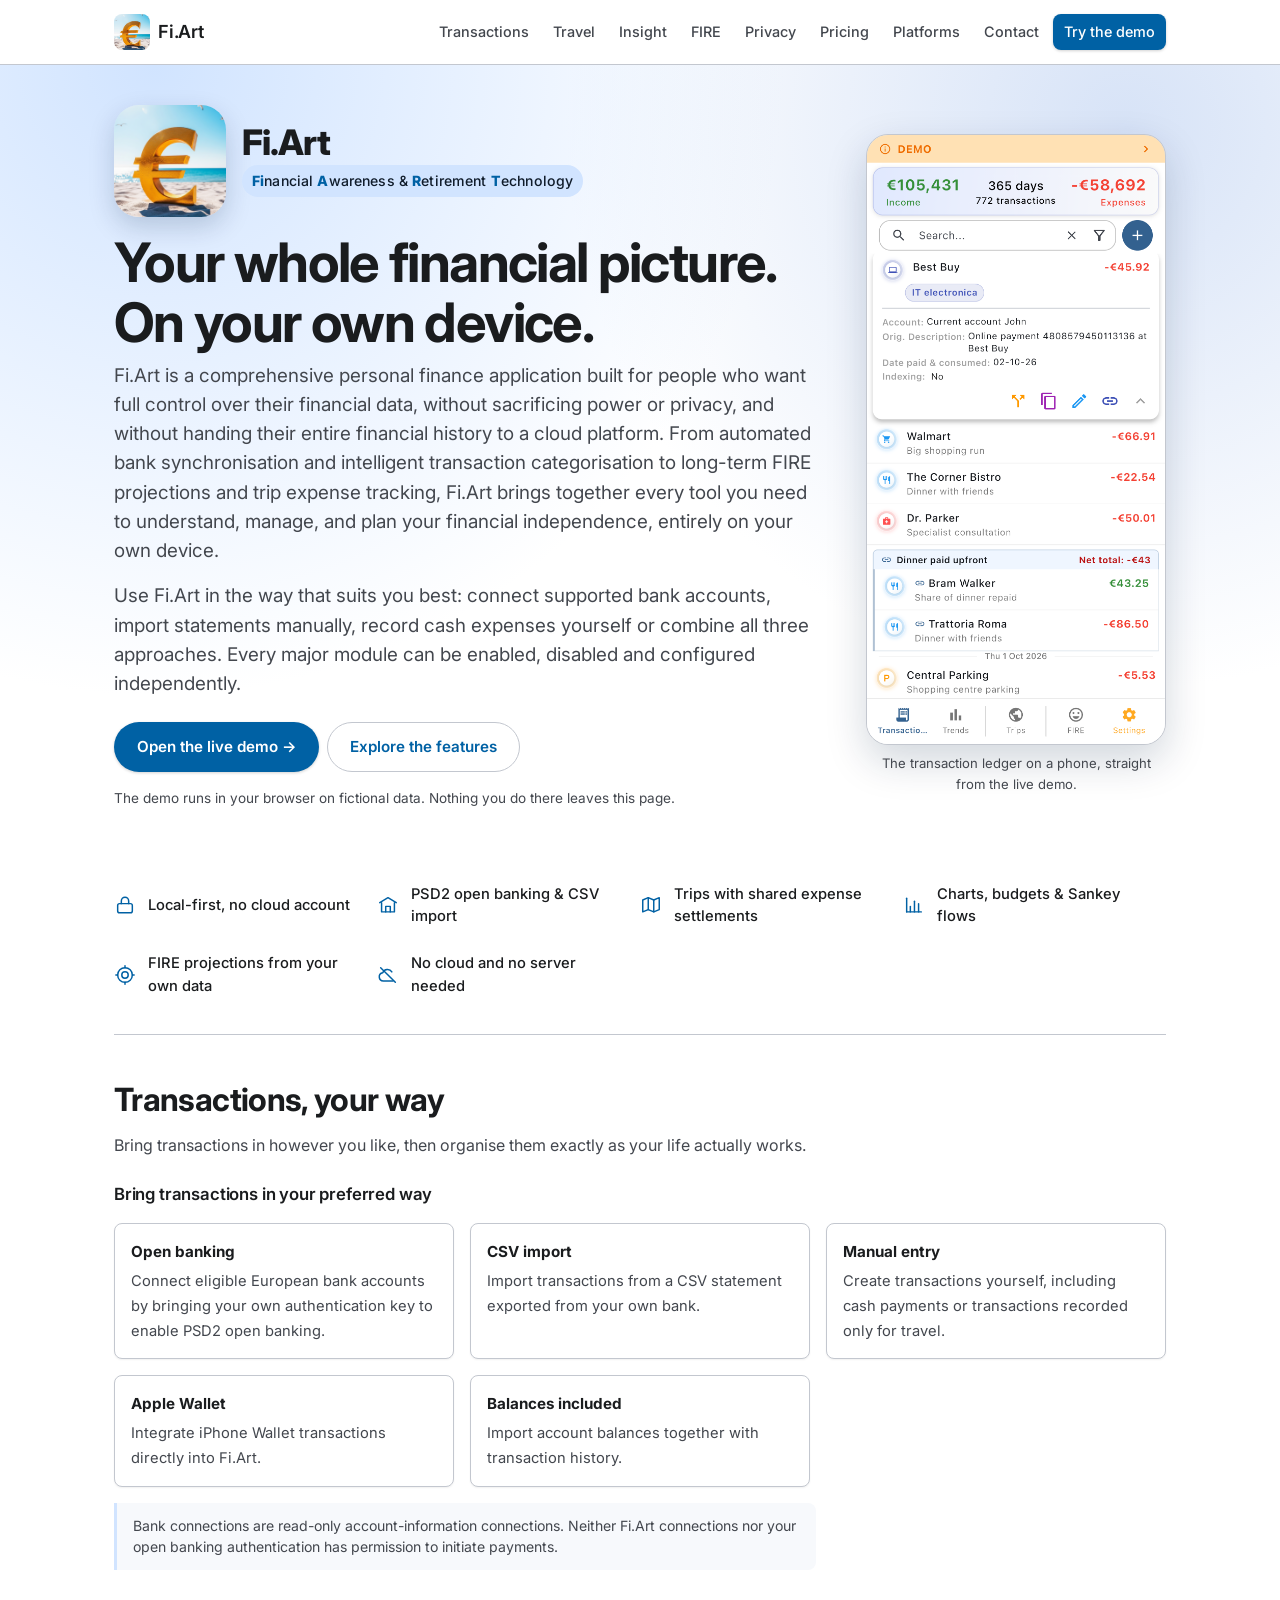
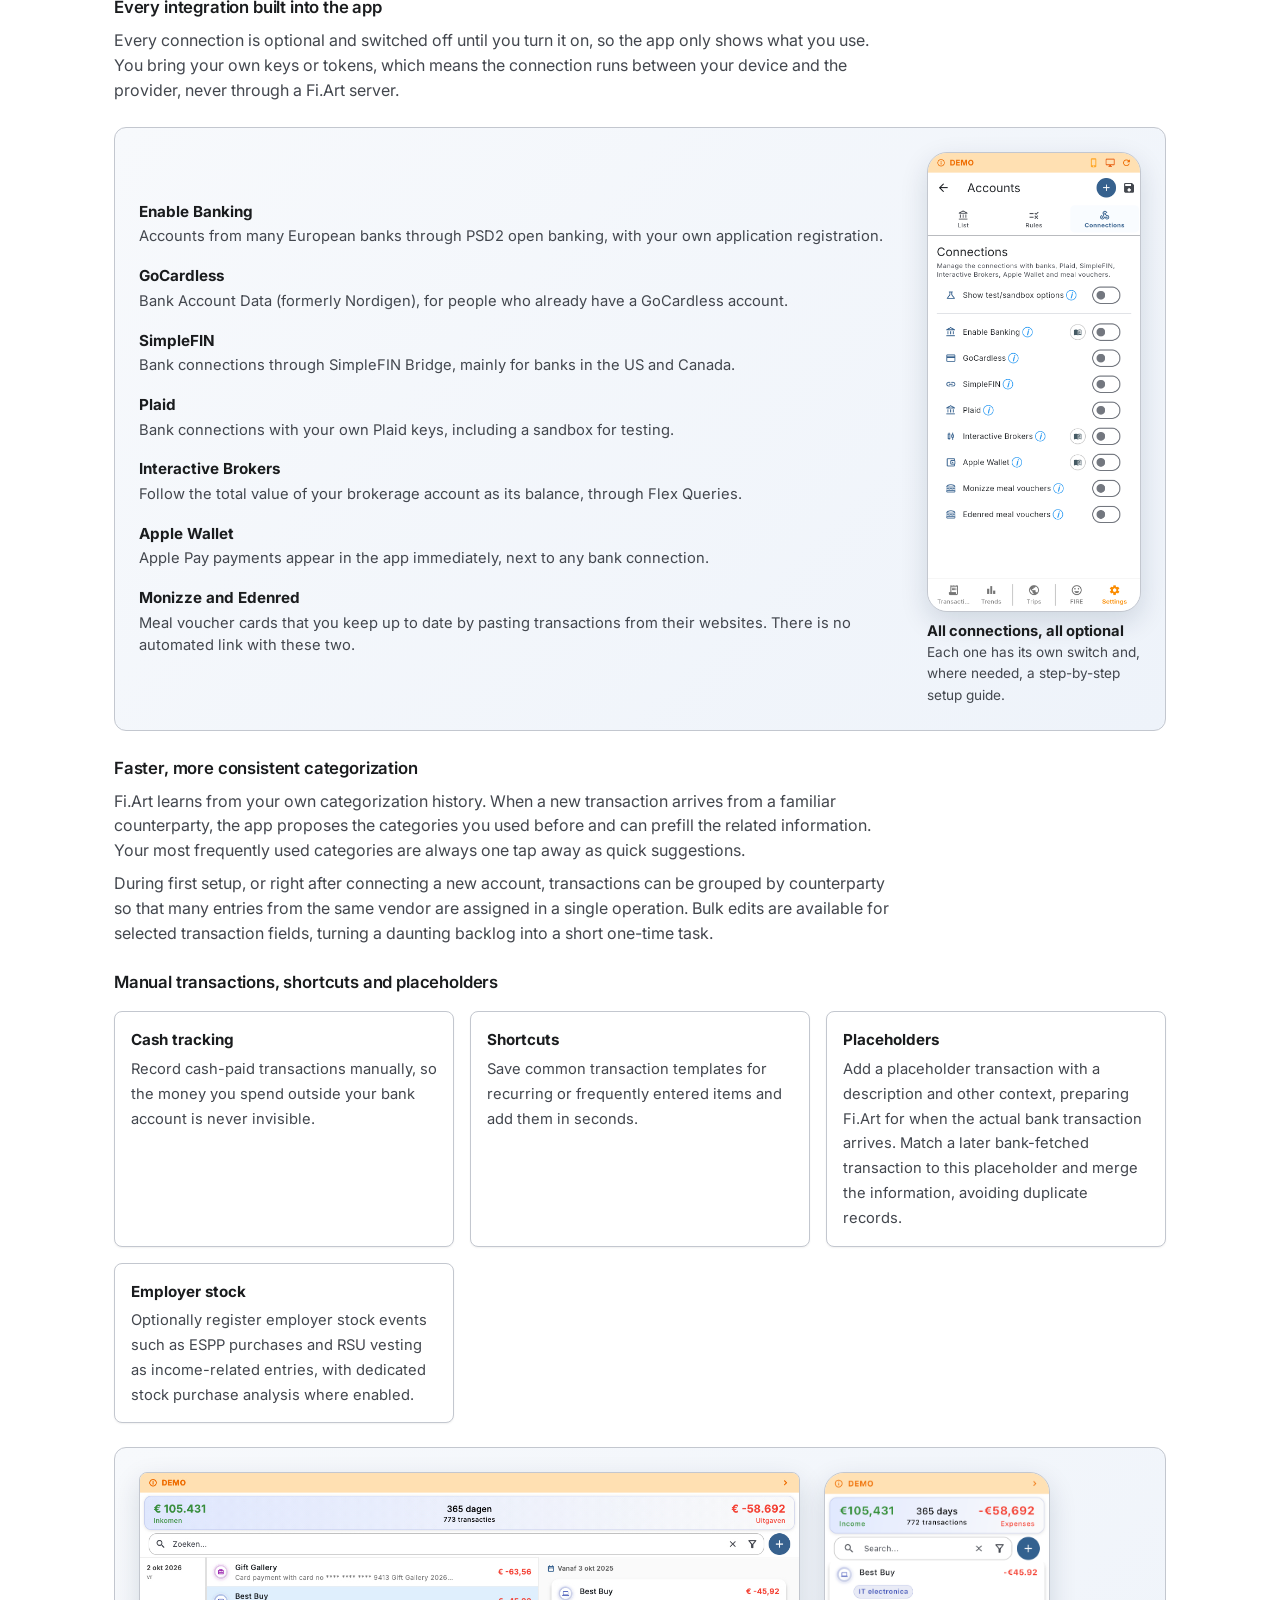
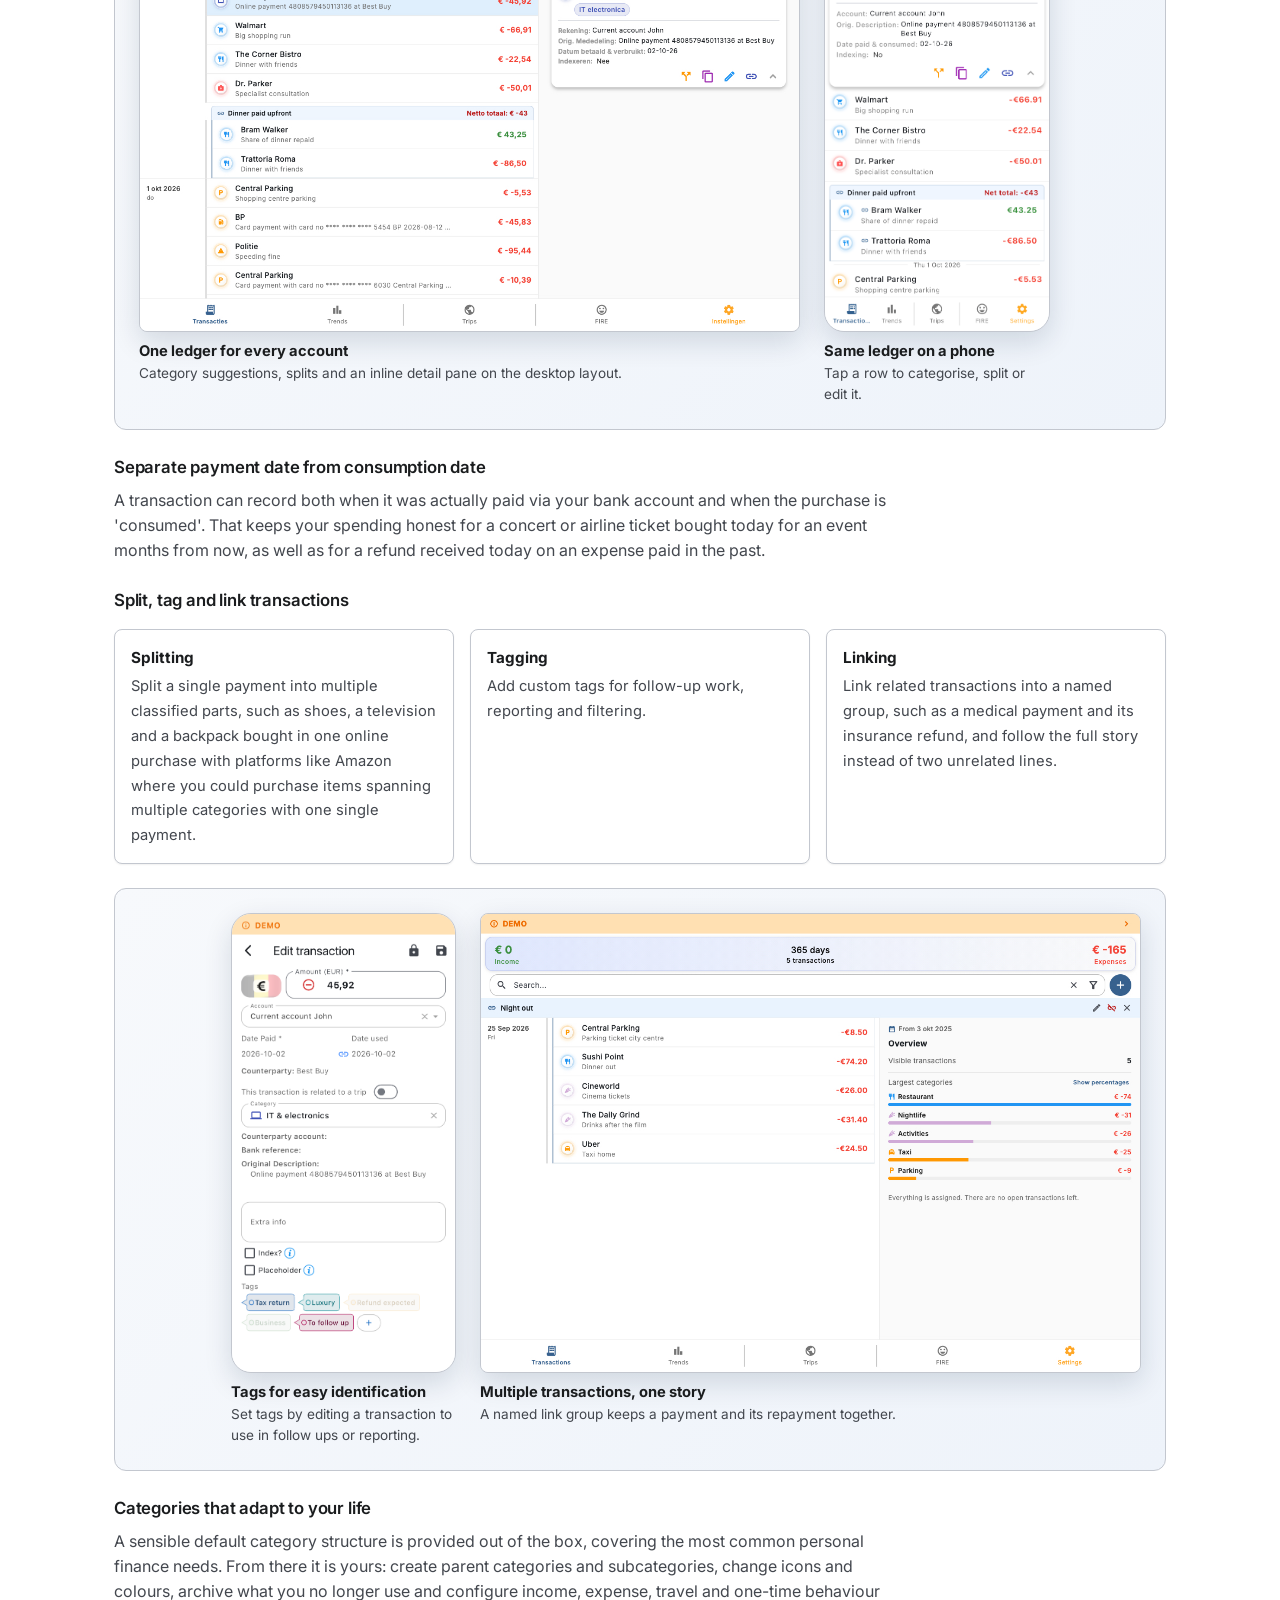
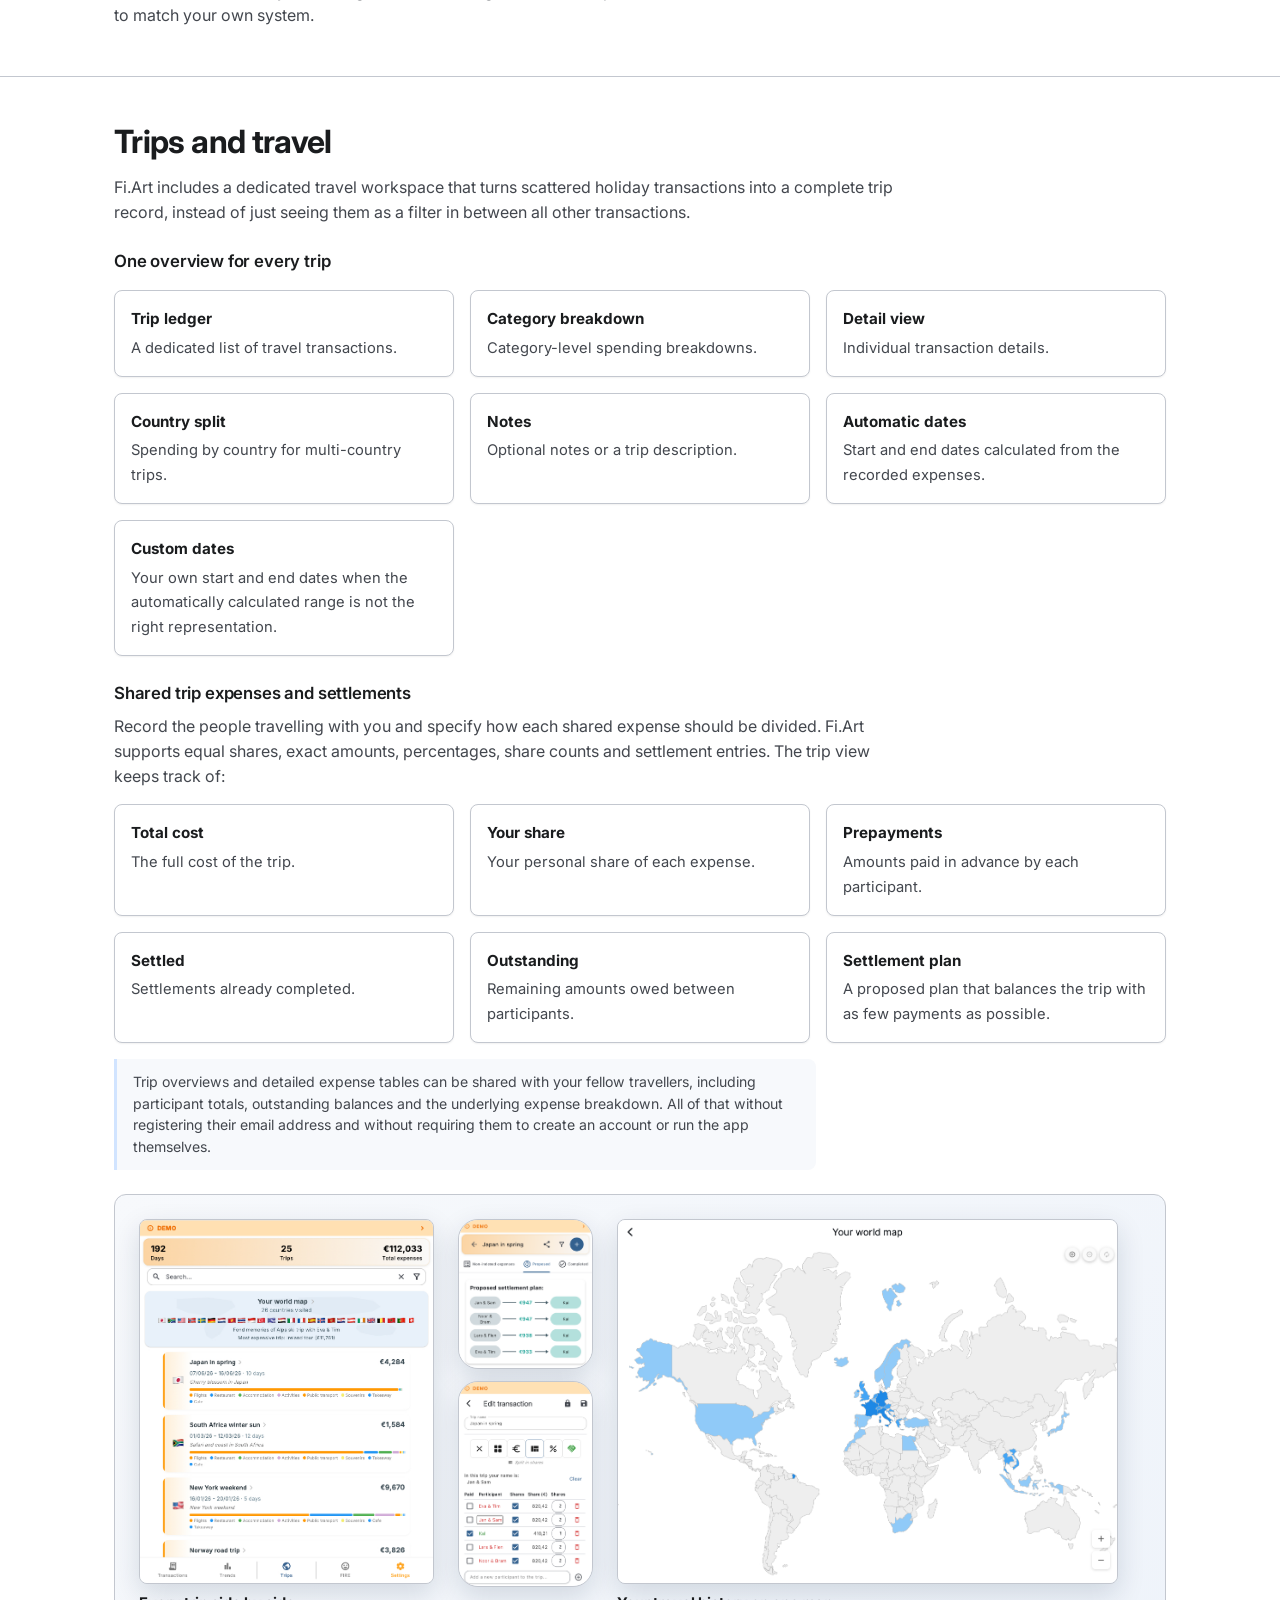
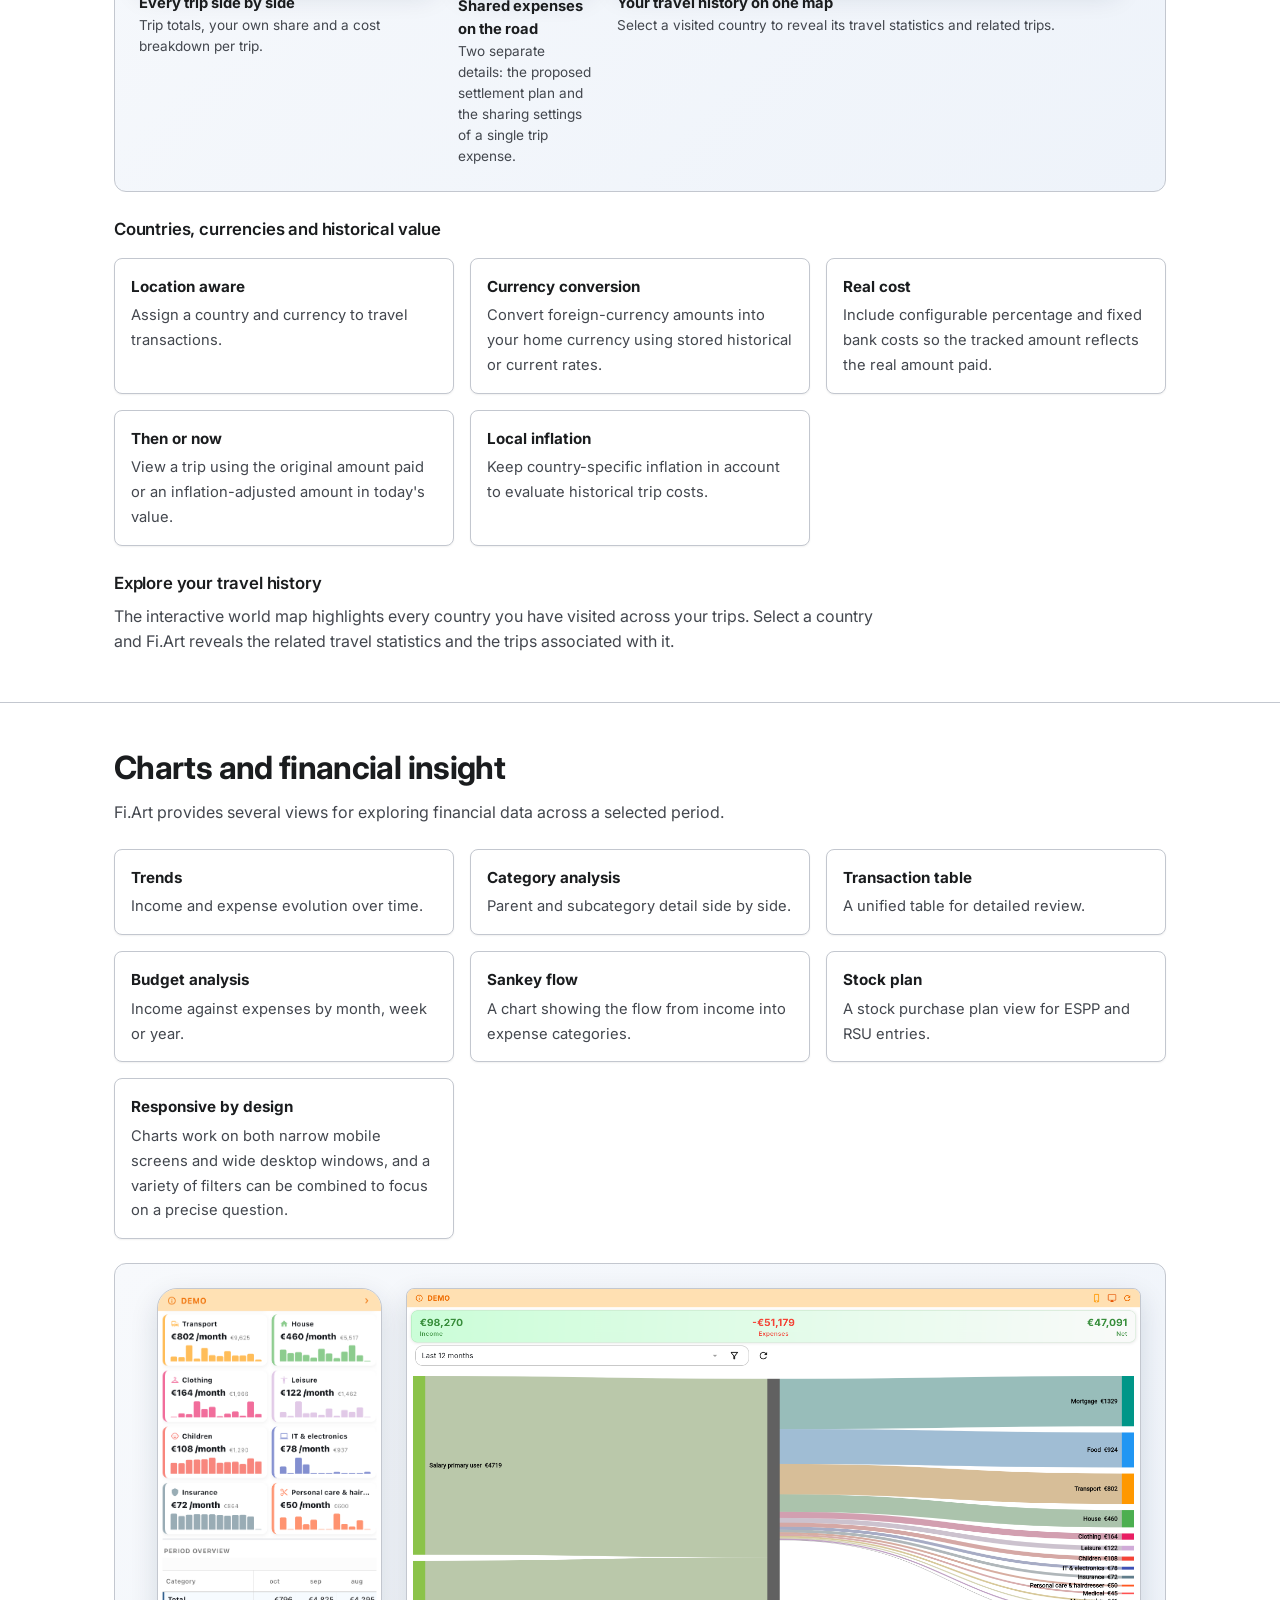
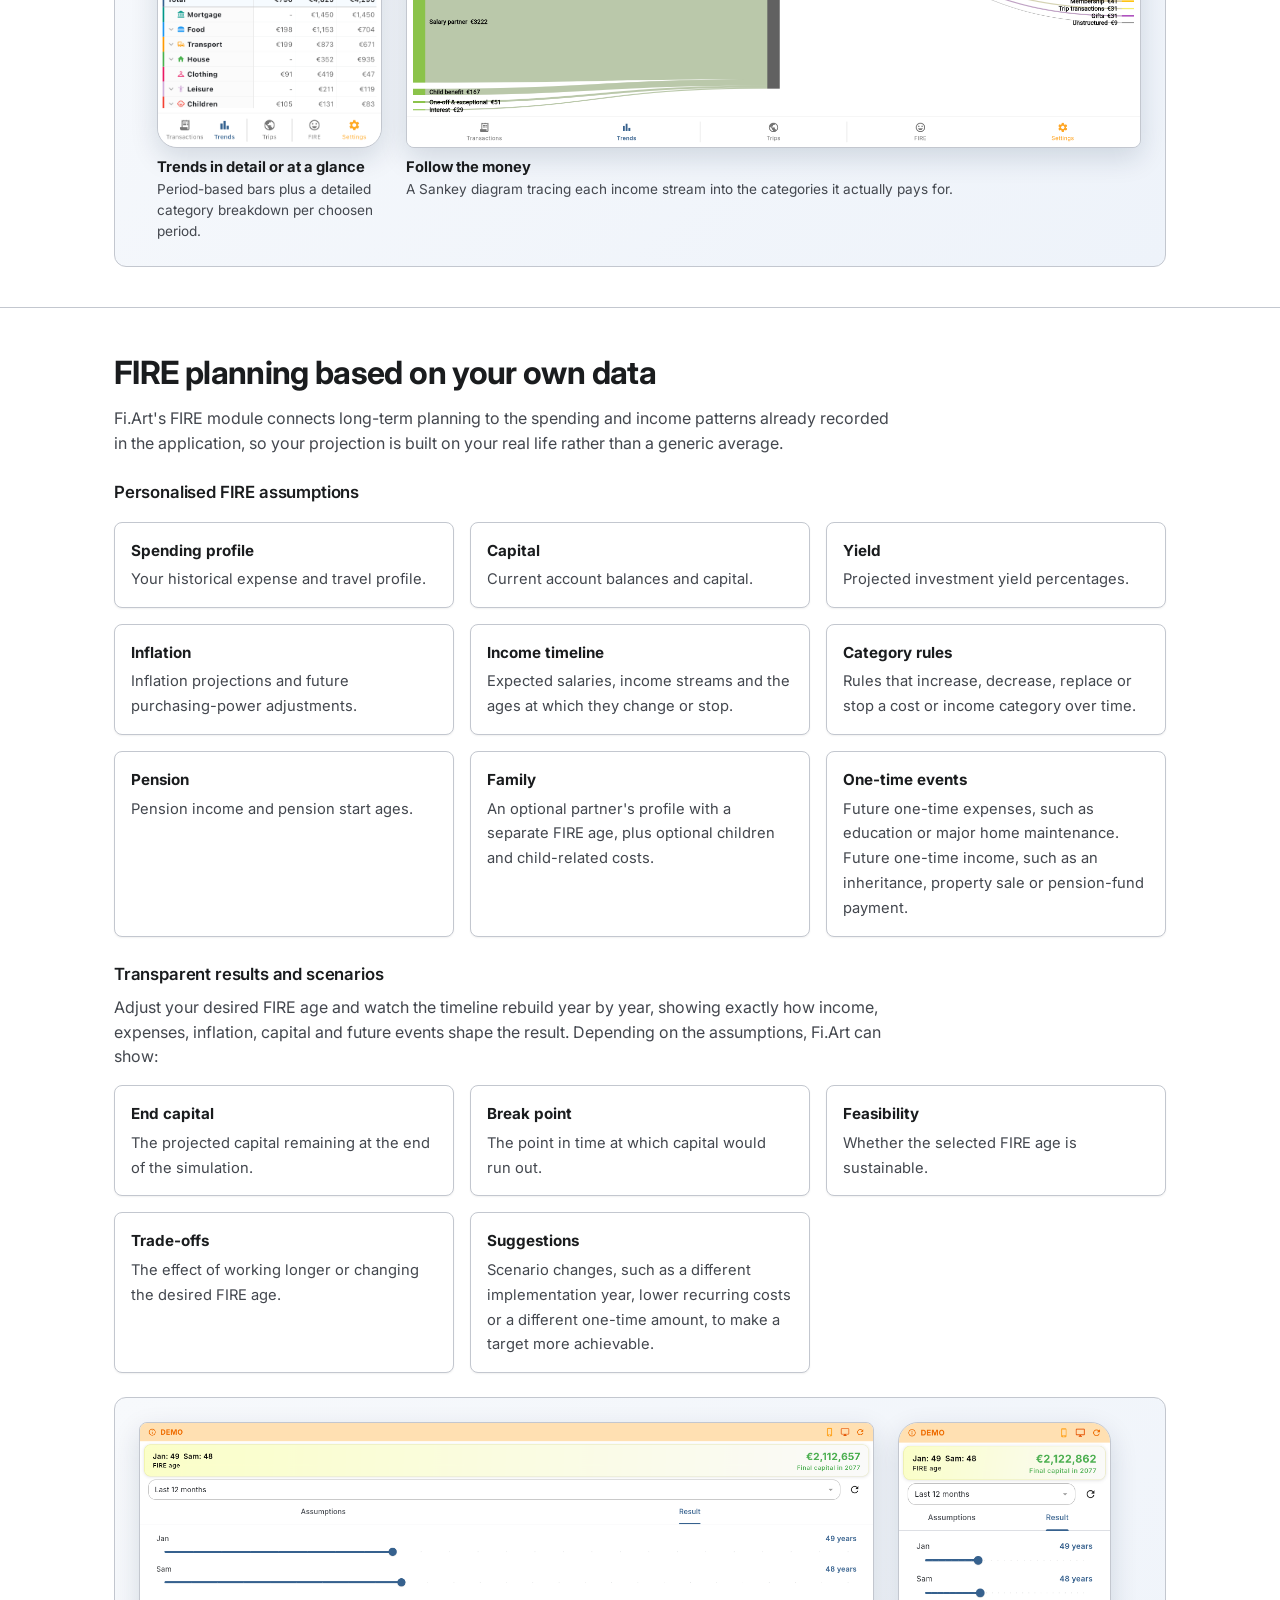
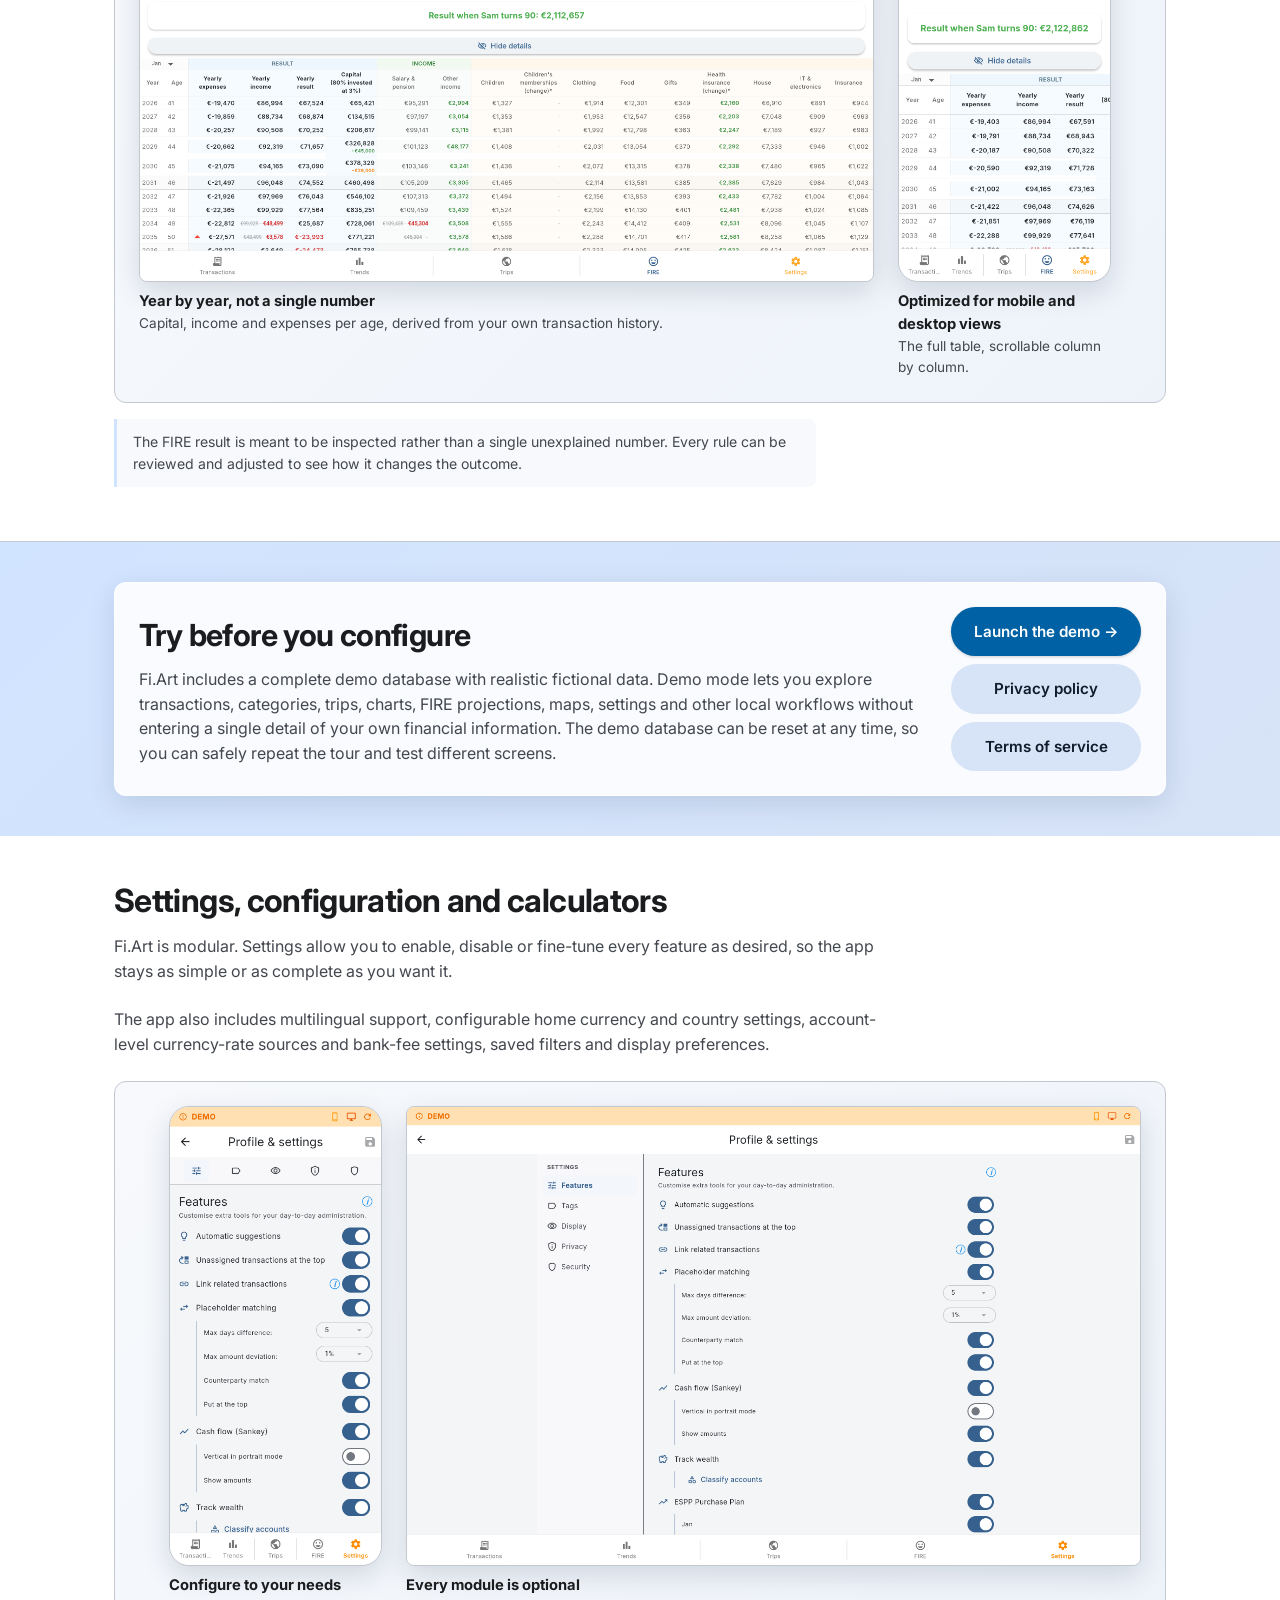
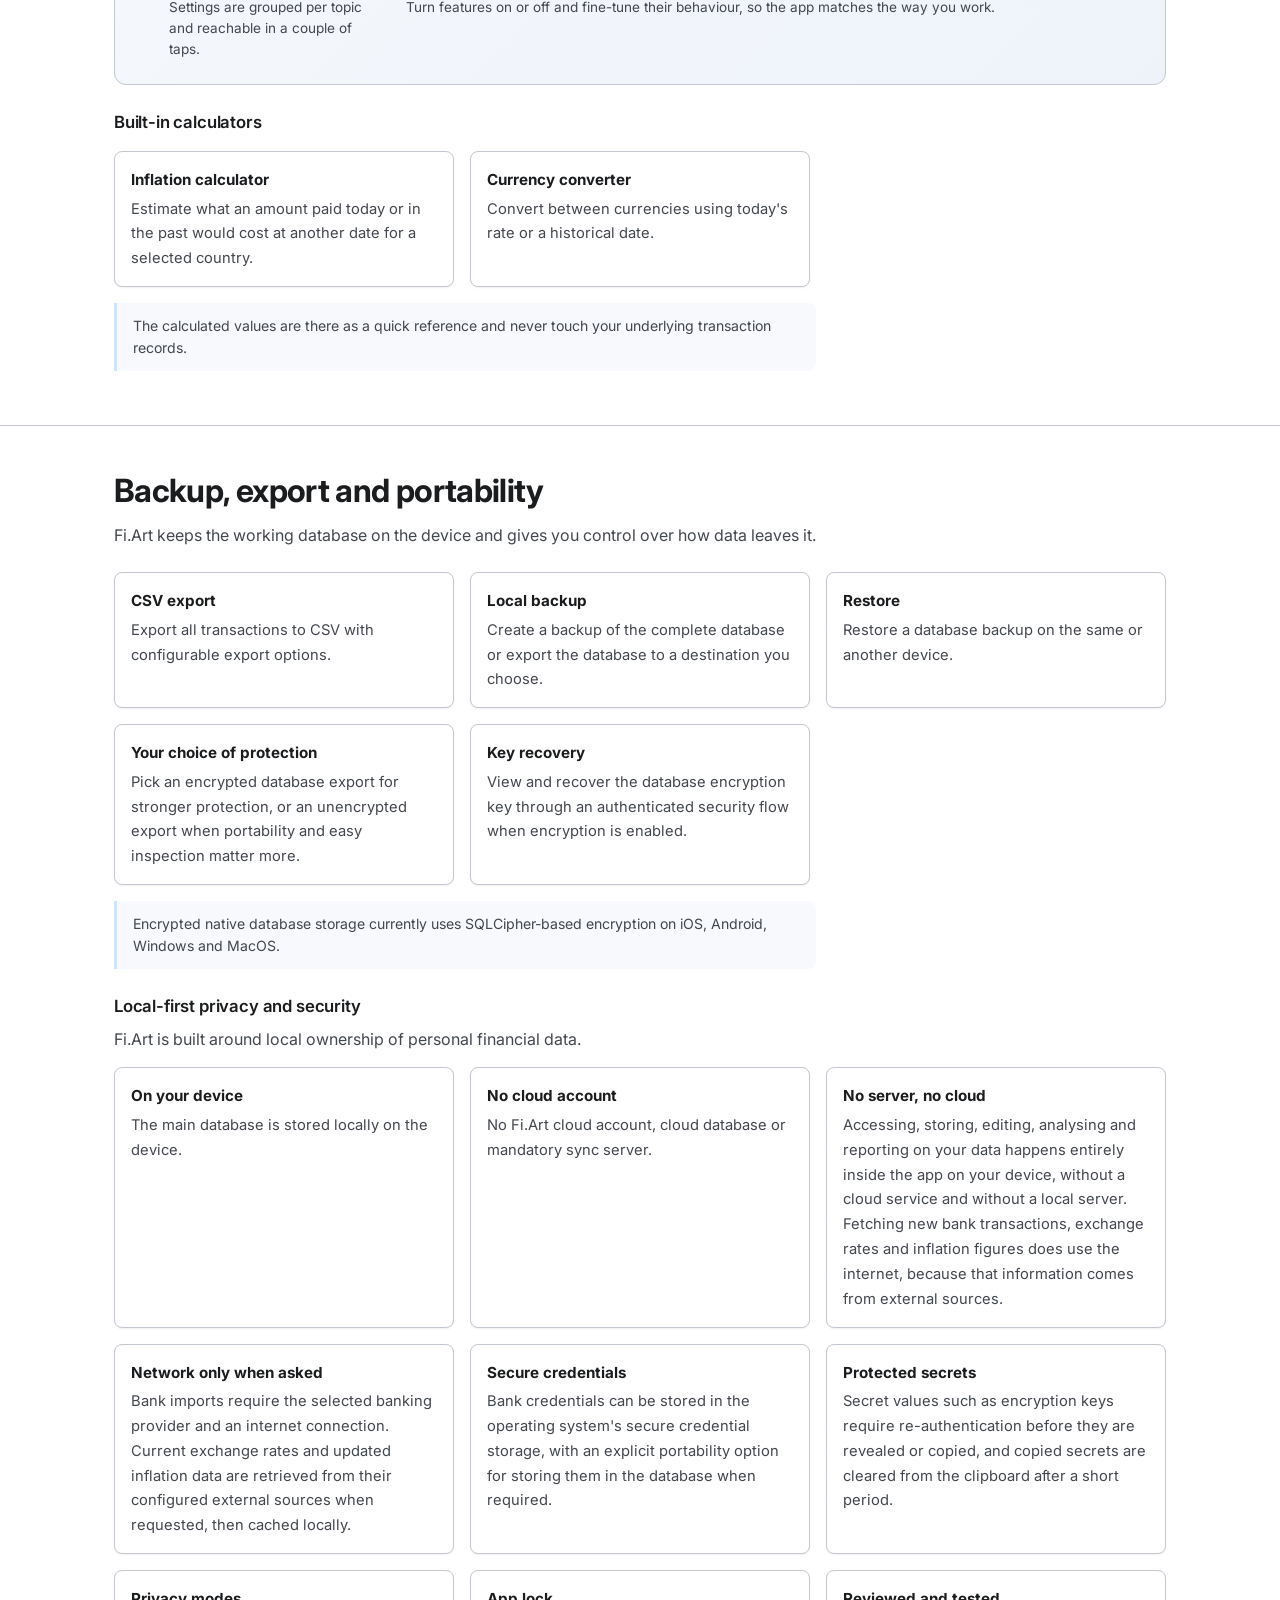
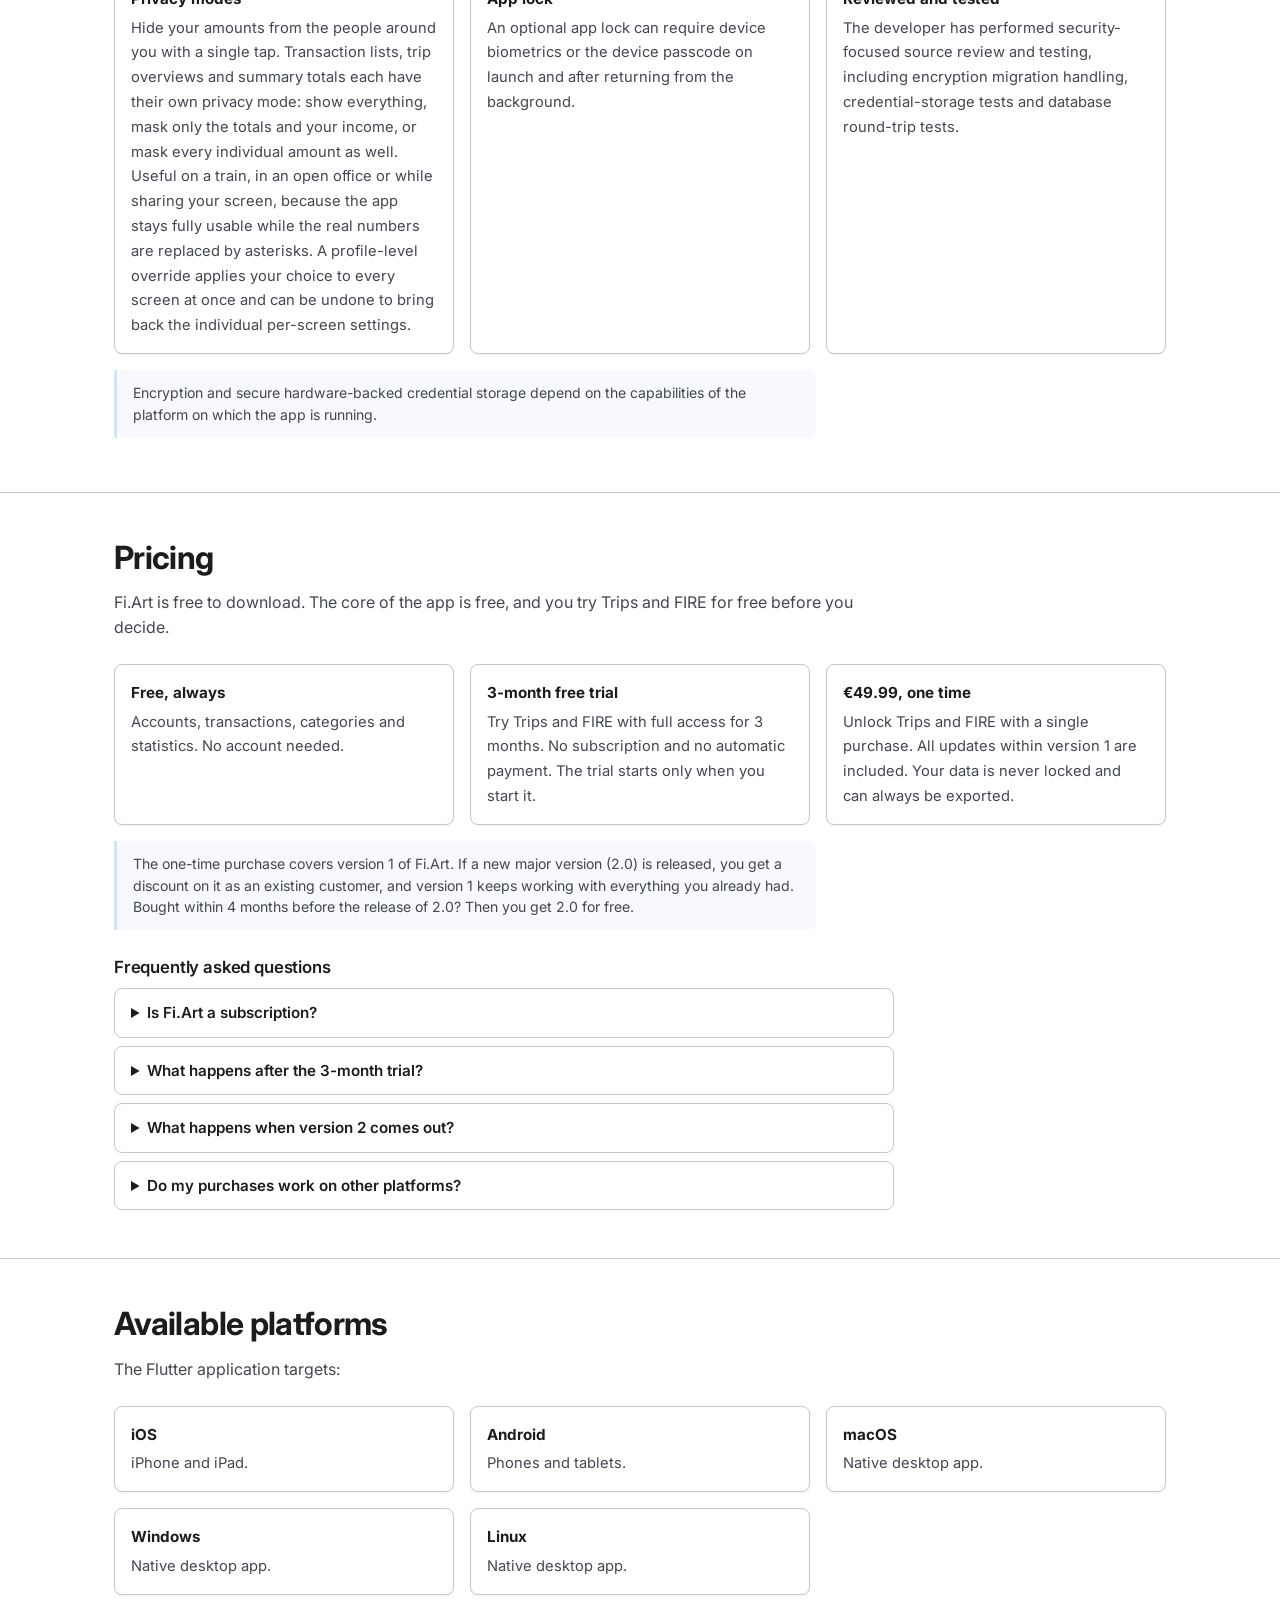
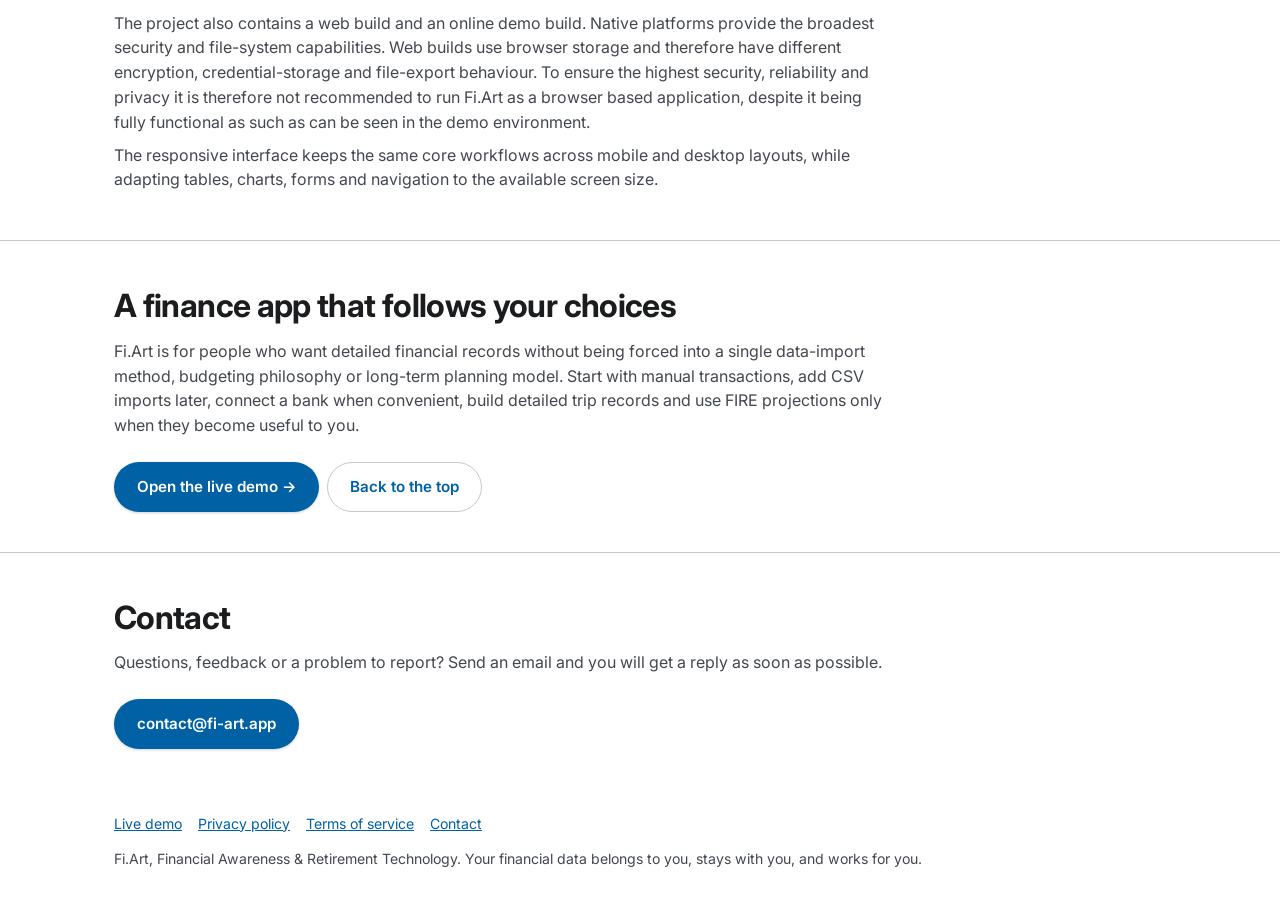
<file: index.html>
<!DOCTYPE html>
<html lang="en">
<head>
  <meta charset="UTF-8">
  <meta name="viewport" content="width=device-width, initial-scale=1.0">
  <title>Fi.Art | Financial Awareness &amp; Retirement Technology</title>
  <meta name="description" content="Fi.Art is a local-first personal finance app: bank sync, smart categorisation, trip expense tracking and FIRE projections, all on your own device.">
  <meta name="theme-color" content="#ffffff">
  <link rel="icon" type="image/png" href="favicon.png">
  <link rel="apple-touch-icon" href="assets/Icon-512.png">
  <link rel="stylesheet" href="styles.css">
  <script data-goatcounter="https://fi-art.goatcounter.com/count"
          async src="//gc.zgo.at/count.js"></script>
</head>
<body>

<!-- ========================================================== app bar -->
<header class="appbar">
  <div class="wrap appbar__inner">
    <a class="brand" href="#top">
      <img src="assets/Icon-512.png" alt="Fi.Art logo">
      Fi.Art
    </a>
    <nav>
      <a href="#transactions">Transactions</a>
      <a href="#travel">Travel</a>
      <a href="#insight">Insight</a>
      <a href="#fire">FIRE</a>
      <a href="#privacy">Privacy</a>
      <a href="#pricing">Pricing</a>
      <a href="#platforms">Platforms</a>
      <a href="#contact">Contact</a>
      <a class="btn btn--filled btn--small" href="demo/index.html">Try the demo</a>
    </nav>
  </div>
</header>

<!-- ============================================================== hero -->
<section class="hero" id="top">
  <div class="wrap hero__inner">
    <div class="hero__copy">
      <div class="hero__lockup">
        <img class="hero__logo" src="assets/Icon-512.png" alt="Fi.Art app icon"
             width="512" height="512">
        <div class="hero__lockup-text">
          <span class="hero__wordmark">Fi.Art</span>
          <span class="eyebrow"><span><b>Fi</b>nancial</span> <span><b>A</b>wareness</span> &amp; <span><b>R</b>etirement</span> <span><b>T</b>echnology</span></span>
        </div>
      </div>
      <h1>Your whole financial picture.<br>On your own device.</h1>
      <p class="lede">
        Fi.Art is a comprehensive personal finance application built for people who want full control over
        their financial data, without sacrificing power or privacy, and without handing their entire financial history
        to a cloud platform. From automated bank synchronisation and intelligent transaction categorisation to
        long-term FIRE projections and trip expense tracking, Fi.Art brings together every tool you need to
        understand, manage, and plan your financial independence, entirely on your own device.
      </p>
      <p class="lede">
        Use Fi.Art in the way that suits you best: connect supported bank accounts, import statements manually,
        record cash expenses yourself or combine all three approaches. Every major module can be enabled,
        disabled and configured independently.
      </p>
      <div class="hero__actions">
        <a class="btn btn--filled" href="demo/index.html">Open the live demo →</a>
        <a class="btn btn--outlined" href="#transactions">Explore the features</a>
      </div>
      <p class="hero__note">The demo runs in your browser on fictional data. Nothing you do there leaves this page.</p>
    </div>

    <!-- A phone capture from the demo, so the first screen already shows the
         real product instead of only prose. -->
    <figure class="hero__shot">
      <img src="assets/screenshots/mobile-transactions.png" width="1169" height="2392"
           alt="Fi.Art transaction list on a phone, with one transaction expanded"
           loading="eager" fetchpriority="high" decoding="async">
      <figcaption>The transaction ledger on a phone, straight from the live demo.</figcaption>
    </figure>
  </div>
</section>

<div class="wrap">
  <div class="pills">
    <!-- Stroked line glyphs (lock, bank, map, chart, target, cloud-off) in the
         same visual language as the app's Material Symbols icon set. -->
    <div class="pill">
      <svg viewBox="0 0 24 24" aria-hidden="true"><rect x="4" y="10.5" width="16" height="10" rx="2"/><path d="M8 10.5V7.5a4 4 0 0 1 8 0v3"/></svg>
      Local-first, no cloud account
    </div>
    <div class="pill">
      <svg viewBox="0 0 24 24" aria-hidden="true"><path d="M3 9.5 12 4l9 5.5"/><path d="M5 9.5v10h14v-10"/><path d="M9.5 19.5v-6h5v6"/></svg>
      PSD2 open banking &amp; CSV import
    </div>
    <div class="pill">
      <svg viewBox="0 0 24 24" aria-hidden="true"><path d="M9 4 3 6.5v13L9 17l6 2.5 6-2.5v-13L15 6.5 9 4z"/><path d="M9 4v13"/><path d="M15 6.5v13"/></svg>
      Trips with shared expense settlements
    </div>
    <div class="pill">
      <svg viewBox="0 0 24 24" aria-hidden="true"><path d="M4 19.5V4.5"/><path d="M4 19.5h16"/><path d="M8 19.5v-6"/><path d="M12.5 19.5V8"/><path d="M17 19.5v-9"/></svg>
      Charts, budgets &amp; Sankey flows
    </div>
    <div class="pill">
      <svg viewBox="0 0 24 24" aria-hidden="true"><circle cx="12" cy="12" r="8"/><circle cx="12" cy="12" r="3.5"/><path d="M12 4V2"/><path d="M12 22v-2"/><path d="M4 12H2"/><path d="M22 12h-2"/></svg>
      FIRE projections from your own data
    </div>
    <div class="pill">
      <svg viewBox="0 0 24 24" aria-hidden="true"><path d="M17.5 18.5H7a4.5 4.5 0 0 1-.7-8.95A5.5 5.5 0 0 1 16.2 8.6"/><path d="M4 4l16 16"/></svg>
      No cloud and no server needed
    </div>
  </div>
</div>

<!-- ====================================================== transactions -->
<section class="block" id="transactions">
  <div class="wrap">
    <div class="block__head">
      <h2>Transactions, your way</h2>
      <p>Bring transactions in however you like, then organise them exactly as your life actually works.</p>
    </div>

    <h3 class="sub">Bring transactions in your preferred way</h3>
    <ul class="grid">
      <li class="card"><span class="card__title">Open banking</span><span class="card__text">Connect eligible European bank accounts by bringing your own authentication key to enable PSD2 open banking.</span></li>
      <li class="card"><span class="card__title">CSV import</span><span class="card__text">Import transactions from a CSV statement exported from your own bank.</span></li>
      <li class="card"><span class="card__title">Manual entry</span><span class="card__text">Create transactions yourself, including cash payments or transactions recorded only for travel.</span></li>
      <li class="card"><span class="card__title">Apple Wallet</span><span class="card__text">Integrate iPhone Wallet transactions directly into Fi.Art.</span></li>
      <li class="card"><span class="card__title">Balances included</span><span class="card__text">Import account balances together with transaction history.</span></li>
    </ul>
    <p class="fineprint">
      Bank connections are read-only account-information connections. Neither Fi.Art connections nor your
      open banking authentication has permission to initiate payments.
    </p>

    <h3 class="sub">Every integration built into the app</h3>
    <div class="prose">
      <p>
        Every connection is optional and switched off until you turn it on, so the app only shows what you use.
        You bring your own keys or tokens, which means the connection runs between your device and the provider,
        never through a Fi.Art server.
      </p>
    </div>
    <div class="showcase showcase--flip">
      <figure class="showcase__phone">
        <img src="assets/screenshots/mobile-connections.png" width="780" height="1688"
             alt="Connections tab of the accounts screen on a phone, listing Enable Banking, GoCardless, SimpleFIN, Plaid, Interactive Brokers, Apple Wallet, Monizze and Edenred, all switched off" loading="lazy" decoding="async">
        <figcaption>
          <strong>All connections, all optional</strong>
          Each one has its own switch and, where needed, a step-by-step setup guide.
        </figcaption>
      </figure>
      <ul class="showcase__list">
        <li><strong>Enable Banking</strong>Accounts from many European banks through PSD2 open banking, with your own application registration.</li>
        <li><strong>GoCardless</strong>Bank Account Data (formerly Nordigen), for people who already have a GoCardless account.</li>
        <li><strong>SimpleFIN</strong>Bank connections through SimpleFIN Bridge, mainly for banks in the US and Canada.</li>
        <li><strong>Plaid</strong>Bank connections with your own Plaid keys, including a sandbox for testing.</li>
        <li><strong>Interactive Brokers</strong>Follow the total value of your brokerage account as its balance, through Flex Queries.</li>
        <li><strong>Apple Wallet</strong>Apple Pay payments appear in the app immediately, next to any bank connection.</li>
        <li><strong>Monizze and Edenred</strong>Meal voucher cards that you keep up to date by pasting transactions from their websites. There is no automated link with these two.</li>
      </ul>
    </div>

    <h3 class="sub">Faster, more consistent categorization</h3>
    <div class="prose">
      <p>
        Fi.Art learns from your own categorization history. When a new transaction arrives from a familiar
        counterparty, the app proposes the categories you used before and can prefill the related information.
        Your most frequently used categories are always one tap away as quick suggestions.
      </p>
      <p>
        During first setup, or right after connecting a new account, transactions can be grouped by counterparty
        so that many entries from the same vendor are assigned in a single operation. Bulk edits are available for
        selected transaction fields, turning a daunting backlog into a short one-time task.
      </p>
    </div>

    <h3 class="sub">Manual transactions, shortcuts and placeholders</h3>
    <ul class="grid">
      <li class="card"><span class="card__title">Cash tracking</span><span class="card__text">Record cash-paid transactions manually, so the money you spend outside your bank account is never invisible.</span></li>
      <li class="card"><span class="card__title">Shortcuts</span><span class="card__text">Save common transaction templates for recurring or frequently entered items and add them in seconds.</span></li>
      <li class="card"><span class="card__title">Placeholders</span><span class="card__text">Add a placeholder transaction with a description and other context, preparing Fi.Art for when the actual bank transaction arrives. Match a later bank-fetched transaction to this placeholder and merge the information, avoiding duplicate records.</span></li>
      <li class="card"><span class="card__title">Employer stock</span><span class="card__text">Optionally register employer stock events such as ESPP purchases and RSU vesting as income-related entries, with dedicated stock purchase analysis where enabled.</span></li>
    </ul>
    <!-- Visual break: the transaction ledger on both layouts. -->
    <div class="showcase">
      <figure class="showcase__wide">
        <img src="assets/screenshots/desktop-transactions.png" width="1214" height="844"
             alt="Transaction list with an expanded transaction detail pane" loading="lazy" decoding="async">
        <figcaption>
          <strong>One ledger for every account</strong>
          Category suggestions, splits and an inline detail pane on the desktop layout.
        </figcaption>
      </figure>
      <figure class="showcase__phone">
        <img src="assets/screenshots/mobile-transactions.png" width="1169" height="2392"
             alt="Transaction list on a phone with one transaction expanded" loading="lazy" decoding="async">
        <figcaption>
          <strong>Same ledger on a phone</strong>
          Tap a row to categorise, split or edit it.
        </figcaption>
      </figure>
    </div>
    <h3 class="sub">Separate payment date from consumption date</h3>
    <div class="prose">
      <p>
        A transaction can record both when it was actually paid via your bank account and when the purchase is
        'consumed'. That keeps your spending honest for a concert or airline ticket bought today for an event
        months from now, as well as for a refund received today on an expense paid in the past.
      </p>
    </div>

    <h3 class="sub">Split, tag and link transactions</h3>
    <ul class="grid">
      <li class="card"><span class="card__title">Splitting</span><span class="card__text">Split a single payment into multiple classified parts, such as shoes, a television and a backpack bought in one online purchase with platforms like Amazon where you could purchase items spanning multiple categories with one single payment.</span></li>
      <li class="card"><span class="card__title">Tagging</span><span class="card__text">Add custom tags for follow-up work, reporting and filtering.</span></li>
      <li class="card"><span class="card__title">Linking</span><span class="card__text">Link related transactions into a named group, such as a medical payment and its insurance refund, and follow the full story instead of two unrelated lines.</span></li>
    </ul>
    <!-- Visual break: a linked group of two transactions in the ledger. -->
    <div class="showcase showcase--flip">
      <figure class="showcase__wide">
        <img src="assets/screenshots/desktop-linked.png" width="1214" height="844"
             alt="Transaction ledger showing a named link group of two related transactions with a net total" loading="lazy" decoding="async">
        <figcaption>
          <strong>Multiple transactions, one story</strong>
          A named link group keeps a payment and its repayment together.
        </figcaption>
      </figure>
      <figure class="showcase__phone">
        <img src="assets/screenshots/mobile-linked.png" width="1170" height="2396"
             alt="Compact transaction list on a phone, showing counterparty, description and amount per row" loading="lazy" decoding="async">
        <figcaption>
          <strong>Tags for easy identification</strong>
          Set tags by editing a transaction to use in follow ups or reporting.
        </figcaption>
      </figure>
    </div>

    <h3 class="sub">Categories that adapt to your life</h3>
    <div class="prose">
      <p>
        A sensible default category structure is provided out of the box, covering the most common personal
        finance needs. From there it is yours: create parent categories and subcategories, change icons and
        colours, archive what you no longer use and configure income, expense, travel and one-time behaviour
        to match your own system.
      </p>
    </div>
  </div>
</section>

<!-- ============================================================ travel -->
<section class="block" id="travel">
  <div class="wrap">
    <div class="block__head">
      <h2>Trips and travel</h2>
      <p>
        Fi.Art includes a dedicated travel workspace that turns scattered holiday transactions into a complete
        trip record, instead of just seeing them as a filter in between all other transactions.
      </p>
    </div>

    <h3 class="sub">One overview for every trip</h3>
    <ul class="grid">
      <li class="card"><span class="card__title">Trip ledger</span><span class="card__text">A dedicated list of travel transactions.</span></li>
      <li class="card"><span class="card__title">Category breakdown</span><span class="card__text">Category-level spending breakdowns.</span></li>
      <li class="card"><span class="card__title">Detail view</span><span class="card__text">Individual transaction details.</span></li>
      <li class="card"><span class="card__title">Country split</span><span class="card__text">Spending by country for multi-country trips.</span></li>
      <li class="card"><span class="card__title">Notes</span><span class="card__text">Optional notes or a trip description.</span></li>
      <li class="card"><span class="card__title">Automatic dates</span><span class="card__text">Start and end dates calculated from the recorded expenses.</span></li>
      <li class="card"><span class="card__title">Custom dates</span><span class="card__text">Your own start and end dates when the automatically calculated range is not the right representation.</span></li>
    </ul>

    <h3 class="sub">Shared trip expenses and settlements</h3>
    <div class="prose">
      <p>
        Record the people travelling with you and specify how each shared expense should be divided. Fi.Art
        supports equal shares, exact amounts, percentages, share counts and settlement entries. The trip view
        keeps track of:
      </p>
    </div>
    <ul class="grid">
      <li class="card"><span class="card__title">Total cost</span><span class="card__text">The full cost of the trip.</span></li>
      <li class="card"><span class="card__title">Your share</span><span class="card__text">Your personal share of each expense.</span></li>
      <li class="card"><span class="card__title">Prepayments</span><span class="card__text">Amounts paid in advance by each participant.</span></li>
      <li class="card"><span class="card__title">Settled</span><span class="card__text">Settlements already completed.</span></li>
      <li class="card"><span class="card__title">Outstanding</span><span class="card__text">Remaining amounts owed between participants.</span></li>
      <li class="card"><span class="card__title">Settlement plan</span><span class="card__text">A proposed plan that balances the trip with as few payments as possible.</span></li>
    </ul>
    <p class="fineprint">
      Trip overviews and detailed expense tables can be shared with your fellow travellers, including participant
      totals, outstanding balances and the underlying expense breakdown. All of that without registering their
      email address and without requiring them to create an account or run the app themselves.
    </p>
    <!-- Visual break: the trip overview, two half captures of the shared expense
         screens and the interactive world map. The phone column is a .splitshot:
         two crops from two different screens, separated by plain whitespace. -->
    <div class="showcase showcase--trio">
      <figure class="showcase__wide">
        <img src="assets/screenshots/desktop-trips.png" width="683" height="845"
             alt="Trip overview with visited country flags and per-trip cost bars" loading="lazy" decoding="async">
        <figcaption>
          <strong>Every trip side by side</strong>
          Trip totals, your own share and a cost breakdown per trip.
        </figcaption>
      </figure>
      <figure class="showcase__phone showcase__phone--split">
        <div class="splitshot">
          <img src="assets/screenshots/mobile-trips-sharedproposed.png" width="1170" height="1296"
               alt="Proposed settlement plan for a shared trip on a phone" loading="lazy" decoding="async">
          <img src="assets/screenshots/mobile-trips-sharedtransactionsettings.png" width="1170" height="1780"
               alt="Shared expense settings for a single trip transaction on a phone" loading="lazy" decoding="async">
        </div>
        <figcaption>
          <strong>Shared expenses on the road</strong>
          Two separate details: the proposed settlement plan and the sharing settings
          of a single trip expense.
        </figcaption>
      </figure>
      <figure class="showcase__wide">
        <img src="assets/screenshots/desktop-trips-worldmap.png" width="1159" height="844"
             alt="Interactive world map with visited countries highlighted and travel statistics" loading="lazy" decoding="async">
        <figcaption>
          <strong>Your travel history on one map</strong>
          Select a visited country to reveal its travel statistics and related trips.
        </figcaption>
      </figure>
    </div>
    <h3 class="sub">Countries, currencies and historical value</h3>
    <ul class="grid">
      <li class="card"><span class="card__title">Location aware</span><span class="card__text">Assign a country and currency to travel transactions.</span></li>
      <li class="card"><span class="card__title">Currency conversion</span><span class="card__text">Convert foreign-currency amounts into your home currency using stored historical or current rates.</span></li>
      <li class="card"><span class="card__title">Real cost</span><span class="card__text">Include configurable percentage and fixed bank costs so the tracked amount reflects the real amount paid.</span></li>
      <li class="card"><span class="card__title">Then or now</span><span class="card__text">View a trip using the original amount paid or an inflation-adjusted amount in today's value.</span></li>
      <li class="card"><span class="card__title">Local inflation</span><span class="card__text">Keep country-specific inflation in account to evaluate historical trip costs.</span></li>
    </ul>

    <h3 class="sub">Explore your travel history</h3>
    <div class="prose">
      <p>
        The interactive world map highlights every country you have visited across your trips. Select a country
        and Fi.Art reveals the related travel statistics and the trips associated with it.
      </p>
    </div>
  </div>
</section>


<!-- =========================================================== insight -->
<section class="block" id="insight">
  <div class="wrap">
    <div class="block__head">
      <h2>Charts and financial insight</h2>
      <p>Fi.Art provides several views for exploring financial data across a selected period.</p>
    </div>
    <ul class="grid">
      <li class="card"><span class="card__title">Trends</span><span class="card__text">Income and expense evolution over time.</span></li>
      <li class="card"><span class="card__title">Category analysis</span><span class="card__text">Parent and subcategory detail side by side.</span></li>
      <li class="card"><span class="card__title">Transaction table</span><span class="card__text">A unified table for detailed review.</span></li>
      <li class="card"><span class="card__title">Budget analysis</span><span class="card__text">Income against expenses by month, week or year.</span></li>
      <li class="card"><span class="card__title">Sankey flow</span><span class="card__text">A chart showing the flow from income into expense categories.</span></li>
      <li class="card"><span class="card__title">Stock plan</span><span class="card__text">A stock purchase plan view for ESPP and RSU entries.</span></li>
      <li class="card"><span class="card__title">Responsive by design</span><span class="card__text">Charts work on both narrow mobile screens and wide desktop windows, and a variety of filters can be combined to focus on a precise question.</span></li>
    </ul>

    <!-- Visual break: the Sankey flow and the phone trends view. -->
    <div class="showcase showcase--flip">
      <figure class="showcase__wide">
        <img src="assets/screenshots/desktop-insight.png" width="2880" height="1800"
             alt="Sankey diagram showing income flowing into spending categories" loading="lazy" decoding="async">
        <figcaption>
          <strong>Follow the money</strong>
          A Sankey diagram tracing each income stream into the categories it actually pays for.
        </figcaption>
      </figure>
      <figure class="showcase__phone">
        <img src="assets/screenshots/mobile-insight.png" width="1170" height="2399"
             alt="Monthly income and expense bar chart with a ranked category breakdown" loading="lazy" decoding="async">
        <figcaption>
          <strong>Trends in detail or at a glance</strong>
          Period-based bars plus a detailed category breakdown per choosen period.
        </figcaption>
      </figure>
    </div>

  </div>
</section>

<!-- ============================================================== fire -->
<section class="block" id="fire">
  <div class="wrap">
    <div class="block__head">
      <h2>FIRE planning based on your own data</h2>
      <p>
        Fi.Art's FIRE module connects long-term planning to the spending and income patterns already recorded in
        the application, so your projection is built on your real life rather than a generic average.
      </p>
    </div>

    <h3 class="sub">Personalised FIRE assumptions</h3>
    <ul class="grid">
      <li class="card"><span class="card__title">Spending profile</span><span class="card__text">Your historical expense and travel profile.</span></li>
      <li class="card"><span class="card__title">Capital</span><span class="card__text">Current account balances and capital.</span></li>
      <li class="card"><span class="card__title">Yield</span><span class="card__text">Projected investment yield percentages.</span></li>
      <li class="card"><span class="card__title">Inflation</span><span class="card__text">Inflation projections and future purchasing-power adjustments.</span></li>
      <li class="card"><span class="card__title">Income timeline</span><span class="card__text">Expected salaries, income streams and the ages at which they change or stop.</span></li>
      <li class="card"><span class="card__title">Category rules</span><span class="card__text">Rules that increase, decrease, replace or stop a cost or income category over time.</span></li>
      <li class="card"><span class="card__title">Pension</span><span class="card__text">Pension income and pension start ages.</span></li>
      <li class="card"><span class="card__title">Family</span><span class="card__text">An optional partner's profile with a separate FIRE age, plus optional children and child-related costs.</span></li>
      <li class="card"><span class="card__title">One-time events</span><span class="card__text">Future one-time expenses, such as education or major home maintenance. Future one-time income, such as an inheritance, property sale or pension-fund payment.</span></li>
    </ul>

    <h3 class="sub">Transparent results and scenarios</h3>
    <div class="prose">
      <p>
        Adjust your desired FIRE age and watch the timeline rebuild year by year, showing exactly how income,
        expenses, inflation, capital and future events shape the result. Depending on the assumptions, Fi.Art
        can show:
      </p>
    </div>
    <ul class="grid">
      <li class="card"><span class="card__title">End capital</span><span class="card__text">The projected capital remaining at the end of the simulation.</span></li>
      <li class="card"><span class="card__title">Break point</span><span class="card__text">The point in time at which capital would run out.</span></li>
      <li class="card"><span class="card__title">Feasibility</span><span class="card__text">Whether the selected FIRE age is sustainable.</span></li>
      <li class="card"><span class="card__title">Trade-offs</span><span class="card__text">The effect of working longer or changing the desired FIRE age.</span></li>
      <li class="card"><span class="card__title">Suggestions</span><span class="card__text">Scenario changes, such as a different implementation year, lower recurring costs or a different one-time amount, to make a target more achievable.</span></li>
    </ul>
    <!-- Visual break: the projection table on both layouts. -->
    <div class="showcase">
      <figure class="showcase__wide">
        <img src="assets/screenshots/desktop-fire.png" width="2880" height="1800"
             alt="FIRE projection table showing yearly income, expenses and capital per age" loading="lazy" decoding="async">
        <figcaption>
          <strong>Year by year, not a single number</strong>
          Capital, income and expenses per age, derived from your own transaction history.
        </figcaption>
      </figure>
      <figure class="showcase__phone">
        <img src="assets/screenshots/mobile-fire.png" width="780" height="1688"
             alt="FIRE projection table on a phone, scrollable by column" loading="lazy" decoding="async">
        <figcaption>
          <strong>Optimized for mobile and desktop views</strong>
          The full table, scrollable column by column.
        </figcaption>
      </figure>
    </div>

    <p class="fineprint">
      The FIRE result is meant to be inspected rather than a single unexplained number. Every rule can be
      reviewed and adjusted to see how it changes the outcome.
    </p>
  </div>
</section>


<!-- ======================================================== demo band -->
<section class="demo" id="demo">
  <div class="wrap">
    <div class="demo__card">
      <div class="demo__text">
        <h2>Try before you configure</h2>
        <p>
          Fi.Art includes a complete demo database with realistic fictional data. Demo mode lets you explore
          transactions, categories, trips, charts, FIRE projections, maps, settings and other local workflows
          without entering a single detail of your own financial information. The demo database can be reset at
          any time, so you can safely repeat the tour and test different screens.
        </p>
      </div>
      <div class="demo__actions">
        <a class="btn btn--filled" href="demo/index.html">Launch the demo →</a>
        <a class="btn btn--tonal" href="demo/privacy_policy.html">Privacy policy</a>
        <a class="btn btn--tonal" href="demo/terms_of_service.html">Terms of service</a>
      </div>
    </div>
  </div>
</section>

<!-- ========================================== settings and calculators -->
<section class="block" id="settings">
  <div class="wrap">
    <div class="block__head">
      <h2>Settings, configuration and calculators</h2>
      <p>
        Fi.Art is modular. Settings allow you to enable, disable or fine-tune every feature as desired, so the
        app stays as simple or as complete as you want it.
      </p>
    </div>
    <div class="prose">
      <p>
        The app also includes multilingual support, configurable home currency and country settings, account-level
        currency-rate sources and bank-fee settings, saved filters and display preferences.
      </p>
    </div>
    <!-- Visual break: the feature toggles in profile and settings. -->
    <div class="showcase showcase--flip">
      <figure class="showcase__wide">
        <img src="assets/screenshots/desktop-settings.png" width="2880" height="1800"
             alt="Profile and settings screen with feature toggles for suggestions, linking, placeholder matching, cash flow and wealth tracking" loading="lazy" decoding="async">
        <figcaption>
          <strong>Every module is optional</strong>
          Turn features on or off and fine-tune their behaviour, so the app matches the way you work.
        </figcaption>
      </figure>
      <figure class="showcase__phone">
        <img src="assets/screenshots/mobile-settings.png" width="780" height="1688"
             alt="Feature settings on a phone with individual toggles per module" loading="lazy" decoding="async">
        <figcaption>
          <strong>Configure to your needs</strong>
          Settings are grouped per topic and reachable in a couple of taps.
        </figcaption>
      </figure>
    </div>

    <h3 class="sub">Built-in calculators</h3>
    <ul class="grid">
      <li class="card"><span class="card__title">Inflation calculator</span><span class="card__text">Estimate what an amount paid today or in the past would cost at another date for a selected country.</span></li>
      <li class="card"><span class="card__title">Currency converter</span><span class="card__text">Convert between currencies using today's rate or a historical date.</span></li>
    </ul>
    <p class="fineprint">
      The calculated values are there as a quick reference and never touch your underlying transaction records.
    </p>
  </div>
</section>


<!-- ============================================== backup and privacy -->
<section class="block" id="privacy">
  <div class="wrap">
    <div class="block__head">
      <h2>Backup, export and portability</h2>
      <p>Fi.Art keeps the working database on the device and gives you control over how data leaves it.</p>
    </div>
    <ul class="grid">
      <li class="card"><span class="card__title">CSV export</span><span class="card__text">Export all transactions to CSV with configurable export options.</span></li>
      <li class="card"><span class="card__title">Local backup</span><span class="card__text">Create a backup of the complete database or export the database to a destination you choose.</span></li>
      <li class="card"><span class="card__title">Restore</span><span class="card__text">Restore a database backup on the same or another device.</span></li>
      <li class="card"><span class="card__title">Your choice of protection</span><span class="card__text">Pick an encrypted database export for stronger protection, or an unencrypted export when portability and easy inspection matter more.</span></li>
      <li class="card"><span class="card__title">Key recovery</span><span class="card__text">View and recover the database encryption key through an authenticated security flow when encryption is enabled.</span></li>
    </ul>
    <p class="fineprint">
      Encrypted native database storage currently uses SQLCipher-based encryption on iOS, Android, Windows and MacOS.
    </p>

    <h3 class="sub">Local-first privacy and security</h3>
    <div class="prose">
      <p>Fi.Art is built around local ownership of personal financial data.</p>
    </div>
    <ul class="grid">
      <li class="card"><span class="card__title">On your device</span><span class="card__text">The main database is stored locally on the device.</span></li>
      <li class="card"><span class="card__title">No cloud account</span><span class="card__text">No Fi.Art cloud account, cloud database or mandatory sync server.</span></li>
      <li class="card"><span class="card__title">No server, no cloud</span><span class="card__text">Accessing, storing, editing, analysing and reporting on your data happens entirely inside the app on your device, without a cloud service and without a local server. Fetching new bank transactions, exchange rates and inflation figures does use the internet, because that information comes from external sources.</span></li>
      <li class="card"><span class="card__title">Network only when asked</span><span class="card__text">Bank imports require the selected banking provider and an internet connection. Current exchange rates and updated inflation data are retrieved from their configured external sources when requested, then cached locally.</span></li>
      <li class="card"><span class="card__title">Secure credentials</span><span class="card__text">Bank credentials can be stored in the operating system's secure credential storage, with an explicit portability option for storing them in the database when required.</span></li>
      <li class="card"><span class="card__title">Protected secrets</span><span class="card__text">Secret values such as encryption keys require re-authentication before they are revealed or copied, and copied secrets are cleared from the clipboard after a short period.</span></li>
      <li class="card"><span class="card__title">Privacy modes</span><span class="card__text">Hide your amounts from the people around you with a single tap. Transaction lists, trip overviews and summary totals each have their own privacy mode: show everything, mask only the totals and your income, or mask every individual amount as well. Useful on a train, in an open office or while sharing your screen, because the app stays fully usable while the real numbers are replaced by asterisks. A profile-level override applies your choice to every screen at once and can be undone to bring back the individual per-screen settings.</span></li>
      <li class="card"><span class="card__title">App lock</span><span class="card__text">An optional app lock can require device biometrics or the device passcode on launch and after returning from the background.</span></li>
      <li class="card"><span class="card__title">Reviewed and tested</span><span class="card__text">The developer has performed security-focused source review and testing, including encryption migration handling, credential-storage tests and database round-trip tests.</span></li>
    </ul>
    <p class="fineprint">
      Encryption and secure hardware-backed credential storage depend on the capabilities of the platform on
      which the app is running.
    </p>
  </div>
</section>


<!-- =========================================================== pricing -->
<section class="block" id="pricing">
  <div class="wrap">
    <div class="block__head">
      <h2>Pricing</h2>
      <p>Fi.Art is free to download. The core of the app is free, and you try Trips and FIRE for free before you decide.</p>
    </div>
    <ul class="grid">
      <li class="card"><span class="card__title">Free, always</span><span class="card__text">Accounts, transactions, categories and statistics. No account needed.</span></li>
      <li class="card"><span class="card__title">3-month free trial</span><span class="card__text">Try Trips and FIRE with full access for 3 months. No subscription and no automatic payment. The trial starts only when you start it.</span></li>
      <li class="card"><span class="card__title">€49.99, one time</span><span class="card__text">Unlock Trips and FIRE with a single purchase. All updates within version 1 are included. Your data is never locked and can always be exported.</span></li>
    </ul>
    <p class="fineprint">
      The one-time purchase covers version 1 of Fi.Art. If a new major version (2.0) is released, you get a
      discount on it as an existing customer, and version 1 keeps working with everything you already had.
      Bought within 4 months before the release of 2.0? Then you get 2.0 for free.
    </p>

    <h3 class="sub">Frequently asked questions</h3>
    <div class="faq">
      <details>
        <summary>Is Fi.Art a subscription?</summary>
        <p>No. There is no subscription and no automatic renewal. You pay once, or you do not pay at all and keep using the free features.</p>
      </details>
      <details>
        <summary>What happens after the 3-month trial?</summary>
        <p>Only the Trips and FIRE tabs are locked. Transactions, categories and statistics stay free. Your data is kept and you can always export it, with or without a purchase.</p>
      </details>
      <details>
        <summary>What happens when version 2 comes out?</summary>
        <p>Your purchase covers version 1 and all its updates. Version 1 keeps working with everything you already had. A new major version is offered to existing customers at a discount, and it is free if you bought within 4 months before its release.</p>
      </details>
      <details>
        <summary>Do my purchases work on other platforms?</summary>
        <p>A purchase belongs to the store where you made it. An App Store purchase does not transfer to Google Play or to the Windows app, and the other way around. Use Restore purchases to get an earlier purchase back on the same store account.</p>
      </details>
    </div>
  </div>
</section>

<!-- ========================================================= platforms -->
<section class="block" id="platforms">
  <div class="wrap">
    <div class="block__head">
      <h2>Available platforms</h2>
      <p>The Flutter application targets:</p>
    </div>
    <ul class="grid">
      <li class="card"><span class="card__title">iOS</span><span class="card__text">iPhone and iPad.</span></li>
      <li class="card"><span class="card__title">Android</span><span class="card__text">Phones and tablets.</span></li>
      <li class="card"><span class="card__title">macOS</span><span class="card__text">Native desktop app.</span></li>
      <li class="card"><span class="card__title">Windows</span><span class="card__text">Native desktop app.</span></li>
      <li class="card"><span class="card__title">Linux</span><span class="card__text">Native desktop app.</span></li>
    </ul>
    <div class="prose" style="margin-top: 16px;">
      <p>
        The project also contains a web build and an online demo build. Native platforms provide the broadest
        security and file-system capabilities. Web builds use browser storage and therefore have different
        encryption, credential-storage and file-export behaviour. To ensure the highest security, reliability and
        privacy it is therefore not recommended to run Fi.Art as a browser based application, despite it being
        fully functional as such as can be seen in the demo environment.
      </p>
      <p>
        The responsive interface keeps the same core workflows across mobile and desktop layouts, while adapting
        tables, charts, forms and navigation to the available screen size.
      </p>
    </div>
  </div>
</section>

<!-- =========================================================== closing -->
<section class="block" id="closing">
  <div class="wrap">
    <div class="block__head">
      <h2>A finance app that follows your choices</h2>
      <p>
        Fi.Art is for people who want detailed financial records without being forced into a single data-import
        method, budgeting philosophy or long-term planning model. Start with manual transactions, add CSV imports
        later, connect a bank when convenient, build detailed trip records and use FIRE projections only when they
        become useful to you.
      </p>
    </div>
    <div class="hero__actions">
      <a class="btn btn--filled" href="demo/index.html">Open the live demo →</a>
      <a class="btn btn--outlined" href="#top">Back to the top</a>
    </div>
  </div>
</section>

<!-- ============================================================ contact -->
<section class="block" id="contact">
  <div class="wrap">
    <div class="block__head">
      <h2>Contact</h2>
      <p>
        Questions, feedback or a problem to report? Send an email and you will get a reply as soon as possible.
      </p>
    </div>
    <div class="hero__actions">
      <a class="btn btn--filled" href="mailto:contact@fi-art.app">contact@fi-art.app</a>
    </div>
  </div>
</section>

<!-- ============================================================ footer -->
<footer class="site">
  <div class="wrap">
    <div class="links">
      <a href="demo/index.html">Live demo</a>
      <a href="demo/privacy_policy.html">Privacy policy</a>
      <a href="demo/terms_of_service.html">Terms of service</a>
      <a href="mailto:contact@fi-art.app">Contact</a>
    </div>
    <p>Fi.Art, Financial Awareness &amp; Retirement Technology. Your financial data belongs to you, stays with you, and works for you.</p>
  </div>
</footer>

<button class="totop" id="totop" type="button" aria-label="Back to top">↑</button>

<script>
  // Show the back-to-top button once the reader has scrolled past the hero.
  (function () {
    var btn = document.getElementById('totop');
    function sync() {
      btn.classList.toggle('show', window.scrollY > 600);
    }
    window.addEventListener('scroll', sync, { passive: true });
    btn.addEventListener('click', function () {
      window.scrollTo({ top: 0, behavior: 'smooth' });
    });
    sync();
  })();

  // ------------------------------------------------------------- screenshot lightbox
  // Every screenshot on the page (hero capture, showcase bands and the split
  // phone crops) opens full size in an overlay so details are readable.
  // Click or Enter/Space opens it, Escape or a click on the backdrop closes it,
  // the arrow keys and the side buttons walk through all screenshots in order.
  // The overlay shows the image plus the same caption used inline, nothing else.
  (function () {
    var shots = Array.prototype.slice.call(
      document.querySelectorAll('.hero__shot img, .showcase img')
    );
    if (!shots.length) return;

    var index = 0;
    var lastFocused = null;

    // --- overlay markup, created once and reused for every screenshot --------
    var overlay = document.createElement('div');
    overlay.className = 'lightbox';
    overlay.id = 'lightbox';
    overlay.hidden = true;
    overlay.setAttribute('role', 'dialog');
    overlay.setAttribute('aria-modal', 'true');
    overlay.setAttribute('aria-label', 'Screenshot viewer');
    overlay.innerHTML =
      '<button class="lightbox__btn lightbox__btn--close" type="button" aria-label="Close screenshot">×</button>' +
      '<button class="lightbox__btn lightbox__btn--prev" type="button" aria-label="Previous screenshot">‹</button>' +
      '<button class="lightbox__btn lightbox__btn--next" type="button" aria-label="Next screenshot">›</button>' +
      '<figure class="lightbox__figure">' +
      '  <img class="lightbox__img" alt="">' +
      '  <figcaption class="lightbox__caption"></figcaption>' +
      '</figure>';
    document.body.appendChild(overlay);

    var img = overlay.querySelector('.lightbox__img');
    var caption = overlay.querySelector('.lightbox__caption');
    var closeBtn = overlay.querySelector('.lightbox__btn--close');
    var prevBtn = overlay.querySelector('.lightbox__btn--prev');
    var nextBtn = overlay.querySelector('.lightbox__btn--next');

    // The caption of the owning <figure>, or the image's alt text as fallback
    // (the split phone column shares one caption for two crops).
    function captionFor(shot) {
      var figure = shot.closest('figure');
      var node = figure ? figure.querySelector('figcaption') : null;
      if (node) return node.innerHTML;
      return shot.alt ? shot.alt.replace(/[&<>]/g, '') : '';
    }

    function show(i) {
      index = (i + shots.length) % shots.length;
      var shot = shots[index];
      img.src = shot.currentSrc || shot.src;
      img.alt = shot.alt || '';
      caption.innerHTML = captionFor(shot);
      var multiple = shots.length > 1;
      prevBtn.hidden = !multiple;
      nextBtn.hidden = !multiple;
    }

    function open(i) {
      lastFocused = document.activeElement;
      show(i);
      overlay.hidden = false;
      document.body.classList.add('lightbox-locked');
      // Next frame, so the opacity transition actually runs.
      requestAnimationFrame(function () {
        overlay.classList.add('lightbox--open');
      });
      closeBtn.focus();
    }

    function close() {
      overlay.classList.remove('lightbox--open');
      overlay.hidden = true;
      document.body.classList.remove('lightbox-locked');
      if (lastFocused && typeof lastFocused.focus === 'function') {
        lastFocused.focus();
      }
    }

    shots.forEach(function (shot, i) {
      // Keyboard reachable: an <img> is not focusable by default.
      shot.tabIndex = 0;
      shot.setAttribute('role', 'button');
      shot.setAttribute('aria-label', (shot.alt || 'Screenshot') + ' (click to enlarge)');
      shot.addEventListener('click', function () { open(i); });
      shot.addEventListener('keydown', function (e) {
        if (e.key === 'Enter' || e.key === ' ' || e.key === 'Spacebar') {
          e.preventDefault();
          open(i);
        }
      });
    });

    closeBtn.addEventListener('click', close);
    prevBtn.addEventListener('click', function () { show(index - 1); });
    nextBtn.addEventListener('click', function () { show(index + 1); });

    // A click on the backdrop closes; a click on the image or a control does not.
    overlay.addEventListener('click', function (e) {
      if (e.target === overlay || e.target.classList.contains('lightbox__figure')) {
        close();
      }
    });

    document.addEventListener('keydown', function (e) {
      if (overlay.hidden) return;
      if (e.key === 'Escape') { close(); }
      else if (e.key === 'ArrowLeft') { show(index - 1); }
      else if (e.key === 'ArrowRight') { show(index + 1); }
    });
  })();

</script>

</body>
</html>
</file>
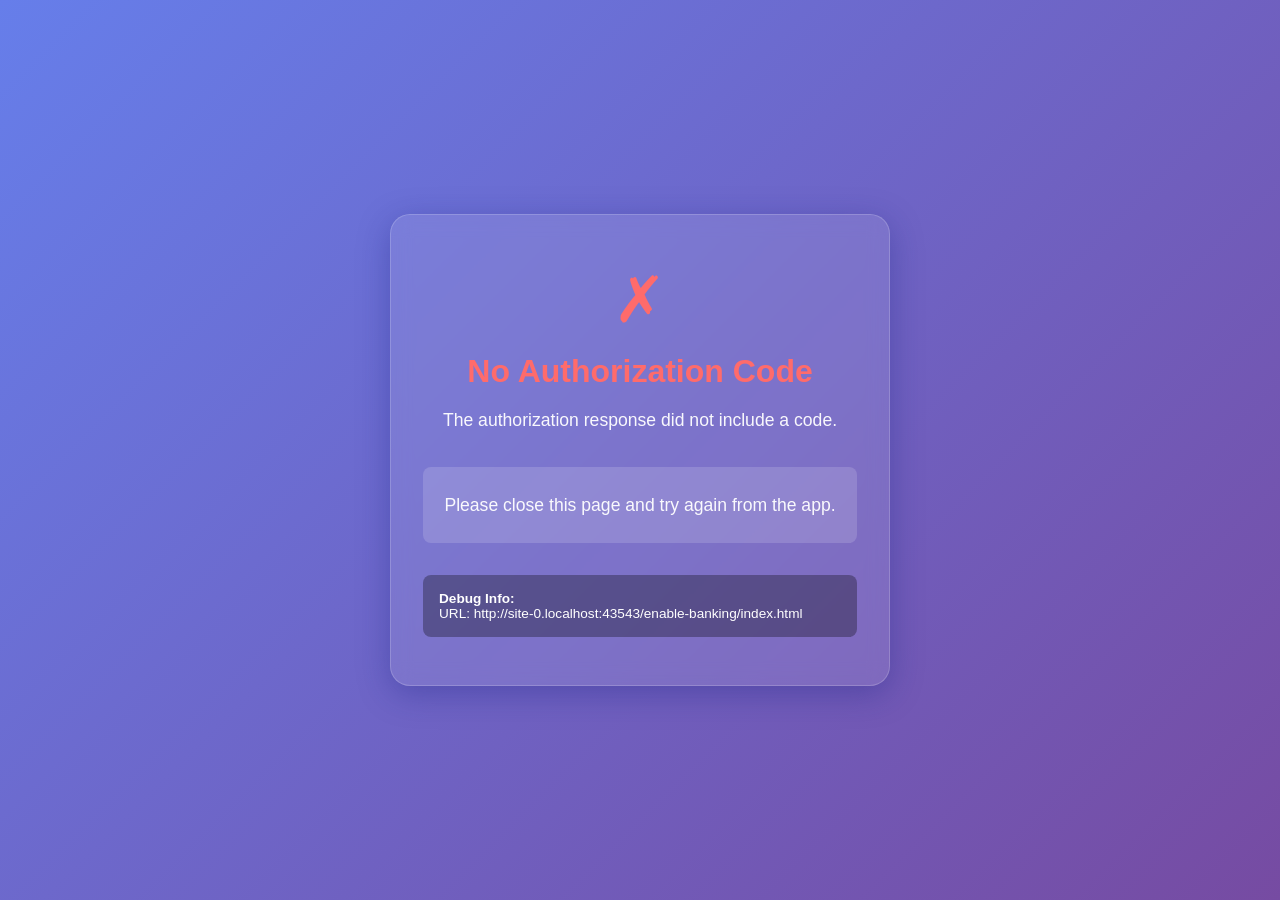
<file: enable-banking/index.html>
<!DOCTYPE html>
<html lang="en">
<head>
    <meta charset="UTF-8">
    <meta name="viewport" content="width=device-width, initial-scale=1.0">
    <title>Bank Authorization - Redirecting...</title>
    <style>
        * {
            margin: 0;
            padding: 0;
            box-sizing: border-box;
        }
        
        body {
            font-family: -apple-system, BlinkMacSystemFont, 'Segoe UI', Roboto, Oxygen, Ubuntu, Cantarell, 'Helvetica Neue', sans-serif;
            display: flex;
            justify-content: center;
            align-items: center;
            min-height: 100vh;
            background: linear-gradient(135deg, #667eea 0%, #764ba2 100%);
            color: white;
            padding: 20px;
        }
        
        .container {
            text-align: center;
            max-width: 500px;
            width: 100%;
            padding: 3rem 2rem;
            background: rgba(255, 255, 255, 0.1);
            border-radius: 20px;
            backdrop-filter: blur(10px);
            box-shadow: 0 8px 32px 0 rgba(31, 38, 135, 0.37);
            border: 1px solid rgba(255, 255, 255, 0.18);
        }
        
        .spinner {
            border: 4px solid rgba(255, 255, 255, 0.3);
            border-top: 4px solid white;
            border-radius: 50%;
            width: 60px;
            height: 60px;
            animation: spin 1s linear infinite;
            margin: 0 auto 2rem;
        }
        
        @keyframes spin {
            0% { transform: rotate(0deg); }
            100% { transform: rotate(360deg); }
        }
        
        h1 {
            font-size: 2rem;
            margin: 0 0 1rem 0;
            font-weight: 600;
        }
        
        p {
            font-size: 1.1rem;
            opacity: 0.95;
            margin: 0.5rem 0;
            line-height: 1.6;
        }
        
        .code-display {
            margin-top: 2rem;
            padding: 1rem;
            background: rgba(0, 0, 0, 0.2);
            border-radius: 8px;
            font-family: 'Monaco', 'Courier New', monospace;
            font-size: 0.9rem;
            word-break: break-all;
        }
        
        .success-icon {
            font-size: 4rem;
            margin-bottom: 1rem;
        }
        
        .error {
            color: #ff6b6b;
        }
        
        .instructions {
            margin-top: 2rem;
            padding: 1rem;
            background: rgba(255, 255, 255, 0.15);
            border-radius: 8px;
            font-size: 0.95rem;
        }

        .debug-info {
            margin-top: 2rem;
            padding: 1rem;
            background: rgba(0, 0, 0, 0.3);
            border-radius: 8px;
            font-size: 0.85rem;
            text-align: left;
            max-height: 200px;
            overflow-y: auto;
        }
    </style>
    <script data-goatcounter="https://fi-art.goatcounter.com/count"
            async src="//gc.zgo.at/count.js"></script>
</head>
<body>
    <div class="container">
        <div class="spinner"></div>
        <h1>✓ Authorization Successful</h1>
        <p>Redirecting you back to the app...</p>
        <p id="status" style="font-size: 0.9rem; margin-top: 1rem;"></p>
    </div>

    <script>
        (function() {
            console.log('=== Enable Banking Redirect Page Loaded ===');
            console.log('Current URL:', window.location.href);
            console.log('User Agent:', navigator.userAgent);
            
            // Detect if running on macOS
            const isMac = navigator.platform.toUpperCase().indexOf('MAC') >= 0;
            const isMacOS = navigator.userAgent.indexOf('Macintosh') > -1;
            
            // Get URL parameters
            const urlParams = new URLSearchParams(window.location.search);
            const code = urlParams.get('code');
            const state = urlParams.get('state');
            const error = urlParams.get('error');
            const errorDescription = urlParams.get('error_description');
            
            console.log('Parameters:', { code, state, error, errorDescription });
            console.log('Platform:', { isMac, isMacOS });
            
            const container = document.querySelector('.container');
            const statusElement = document.getElementById('status');
            
            // Handle error case
            if (error) {
                console.error('Authorization error:', error, errorDescription);
                container.innerHTML = `
                    <div class="success-icon error">✗</div>
                    <h1 class="error">Authorization Failed</h1>
                    <p>Error: ${error}</p>
                    ${errorDescription ? `<p>${errorDescription}</p>` : ''}
                    <div class="instructions">
                        <p>Please close this page and try again from the app.</p>
                    </div>
                `;
                return;
            }
            
            // Handle no code case
            if (!code) {
                console.error('No authorization code received');
                container.innerHTML = `
                    <div class="success-icon error">✗</div>
                    <h1 class="error">No Authorization Code</h1>
                    <p>The authorization response did not include a code.</p>
                    <div class="instructions">
                        <p>Please close this page and try again from the app.</p>
                    </div>
                    <div class="debug-info">
                        <strong>Debug Info:</strong><br>
                        URL: ${window.location.href}
                    </div>
                `;
                return;
            }
            
            // Build the deep link URL
            const deepLink = `fireapp://enablebanking/callback?code=${encodeURIComponent(code)}`;
            console.log('Deep link URL:', deepLink);
            
            statusElement.textContent = 'Opening app...';
            
            // Try to open the app immediately
            console.log('Attempting to open:', deepLink);
            window.location.href = deepLink;
            
            // Also try alternative methods
            setTimeout(() => {
                const iframe = document.createElement('iframe');
                iframe.style.display = 'none';
                iframe.src = deepLink;
                document.body.appendChild(iframe);
                console.log('Iframe redirect attempted');
            }, 100);
            
            setTimeout(() => {
                const link = document.createElement('a');
                link.href = deepLink;
                link.style.display = 'none';
                document.body.appendChild(link);
                link.click();
                console.log('Link click attempted');
            }, 200);
            
            // Show fallback message after delay
            setTimeout(() => {
                container.innerHTML = `
                    <div class="success-icon">✓</div>
                    <h1>Authorization Complete!</h1>
                    <p>Authorization code received successfully.</p>
                    <div class="instructions">
                        <p><strong>If the app didn't open automatically:</strong></p>
                        <p>Please return to the app manually and check for connected accounts.</p>
                    </div>
                    <div class="code-display">
                        <strong>Authorization Code:</strong><br>
                        ${code.substring(0, 30)}...
                    </div>
                    <div class="debug-info">
                        <strong>Deep Link:</strong><br>
                        ${deepLink}<br><br>
                        <strong>If app doesn't open:</strong><br>
                        1. Make sure the app is running<br>
                        2. You may need to manually click this link:<br>
                        <a href="${deepLink}" style="color: #88f; text-decoration: underline;">Open App</a>
                    </div>
                `;
                console.log('Fallback UI displayed');
            }, 2000);
            
            // Log visibility changes (helps debug if page is hidden)
            document.addEventListener('visibilitychange', () => {
                console.log('Page visibility:', document.hidden ? 'hidden' : 'visible');
            });
            
            // Detect if navigation happened
            window.addEventListener('blur', () => {
                console.log('Window lost focus - likely redirected to app');
            });
            
        })();
    </script>
</body>
</html>
</file>
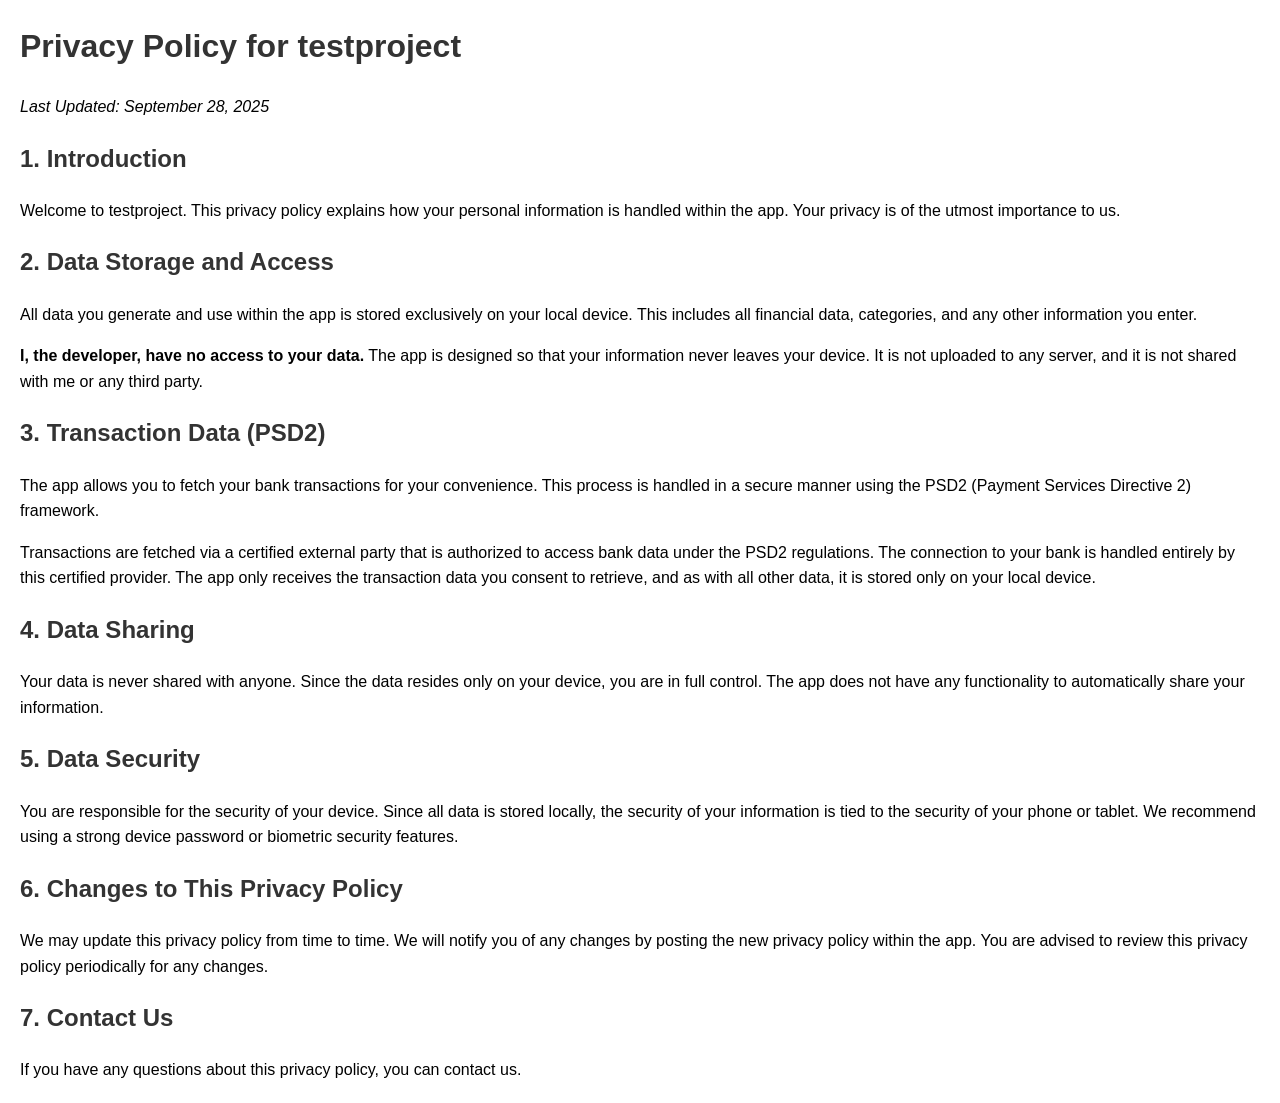
<file: privacy_policy.html>
<!DOCTYPE html>
<html lang="en">
<head>
    <meta charset="UTF-g">
    <meta name="viewport" content="width=device-width, initial-scale=1.0">
    <title>Privacy Policy</title>
    <style>
        body {
            font-family: sans-serif;
            line-height: 1.6;
            margin: 20px;
        }
        h1, h2 {
            color: #333;
        }
    </style>
</head>
<body>
    <h1>Privacy Policy for testproject</h1>
    <p><em>Last Updated: September 28, 2025</em></p>

    <h2>1. Introduction</h2>
    <p>
        Welcome to testproject. This privacy policy explains how your personal information is handled within the app. Your privacy is of the utmost importance to us.
    </p>

    <h2>2. Data Storage and Access</h2>
    <p>
        All data you generate and use within the app is stored exclusively on your local device. This includes all financial data, categories, and any other information you enter.
    </p>
    <p>
        <strong>I, the developer, have no access to your data.</strong> The app is designed so that your information never leaves your device. It is not uploaded to any server, and it is not shared with me or any third party.
    </p>

    <h2>3. Transaction Data (PSD2)</h2>
    <p>
        The app allows you to fetch your bank transactions for your convenience. This process is handled in a secure manner using the PSD2 (Payment Services Directive 2) framework.
    </p>
    <p>
        Transactions are fetched via a certified external party that is authorized to access bank data under the PSD2 regulations. The connection to your bank is handled entirely by this certified provider. The app only receives the transaction data you consent to retrieve, and as with all other data, it is stored only on your local device.
    </p>

    <h2>4. Data Sharing</h2>
    <p>
        Your data is never shared with anyone. Since the data resides only on your device, you are in full control. The app does not have any functionality to automatically share your information.
    </p>

    <h2>5. Data Security</h2>
    <p>
        You are responsible for the security of your device. Since all data is stored locally, the security of your information is tied to the security of your phone or tablet. We recommend using a strong device password or biometric security features.
    </p>

    <h2>6. Changes to This Privacy Policy</h2>
    <p>
        We may update this privacy policy from time to time. We will notify you of any changes by posting the new privacy policy within the app. You are advised to review this privacy policy periodically for any changes.
    </p>

    <h2>7. Contact Us</h2>
    <p>
        If you have any questions about this privacy policy, you can contact us.
    </p>

</body>
</html>
</file>
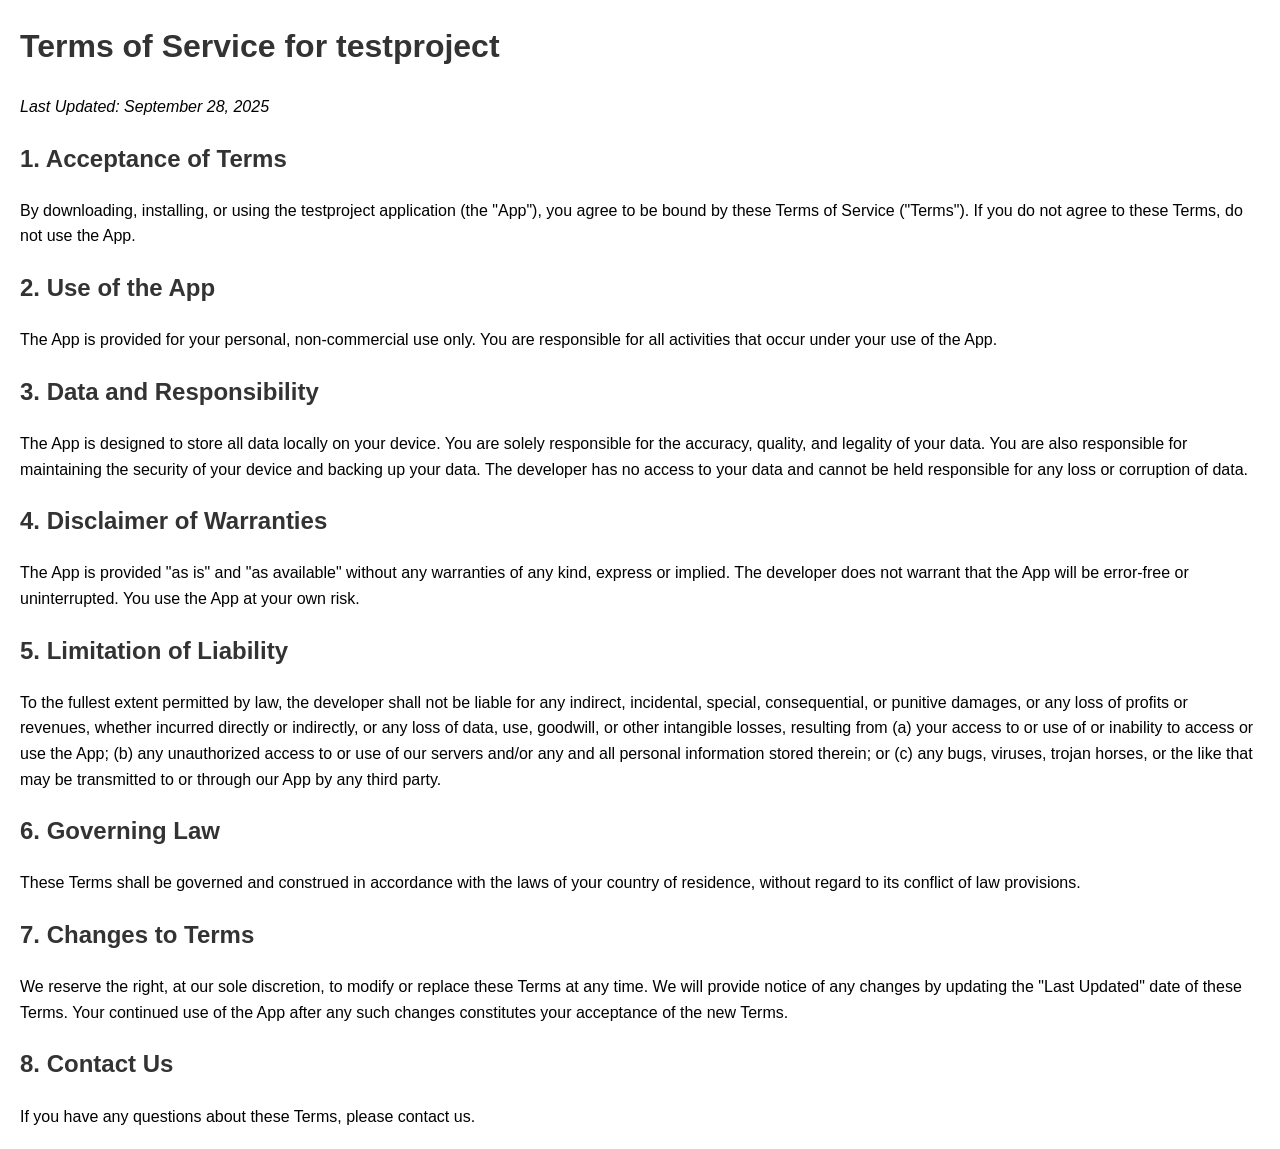
<file: terms_of_service.html>
<!DOCTYPE html>
<html lang="en">
<head>
    <meta charset="UTF-8">
    <meta name="viewport" content="width=device-width, initial-scale=1.0">
    <title>Terms of Service</title>
    <style>
        body {
            font-family: sans-serif;
            line-height: 1.6;
            margin: 20px;
        }
        h1, h2 {
            color: #333;
        }
    </style>
</head>
<body>
    <h1>Terms of Service for testproject</h1>
    <p><em>Last Updated: September 28, 2025</em></p>

    <h2>1. Acceptance of Terms</h2>
    <p>
        By downloading, installing, or using the testproject application (the "App"), you agree to be bound by these Terms of Service ("Terms"). If you do not agree to these Terms, do not use the App.
    </p>

    <h2>2. Use of the App</h2>
    <p>
        The App is provided for your personal, non-commercial use only. You are responsible for all activities that occur under your use of the App.
    </p>

    <h2>3. Data and Responsibility</h2>
    <p>
        The App is designed to store all data locally on your device. You are solely responsible for the accuracy, quality, and legality of your data. You are also responsible for maintaining the security of your device and backing up your data. The developer has no access to your data and cannot be held responsible for any loss or corruption of data.
    </p>

    <h2>4. Disclaimer of Warranties</h2>
    <p>
        The App is provided "as is" and "as available" without any warranties of any kind, express or implied. The developer does not warrant that the App will be error-free or uninterrupted. You use the App at your own risk.
    </p>

    <h2>5. Limitation of Liability</h2>
    <p>
        To the fullest extent permitted by law, the developer shall not be liable for any indirect, incidental, special, consequential, or punitive damages, or any loss of profits or revenues, whether incurred directly or indirectly, or any loss of data, use, goodwill, or other intangible losses, resulting from (a) your access to or use of or inability to access or use the App; (b) any unauthorized access to or use of our servers and/or any and all personal information stored therein; or (c) any bugs, viruses, trojan horses, or the like that may be transmitted to or through our App by any third party.
    </p>

    <h2>6. Governing Law</h2>
    <p>
        These Terms shall be governed and construed in accordance with the laws of your country of residence, without regard to its conflict of law provisions.
    </p>

    <h2>7. Changes to Terms</h2>
    <p>
        We reserve the right, at our sole discretion, to modify or replace these Terms at any time. We will provide notice of any changes by updating the "Last Updated" date of these Terms. Your continued use of the App after any such changes constitutes your acceptance of the new Terms.
    </p>

    <h2>8. Contact Us</h2>
    <p>
        If you have any questions about these Terms, please contact us.
    </p>

</body>
</html>
</file>
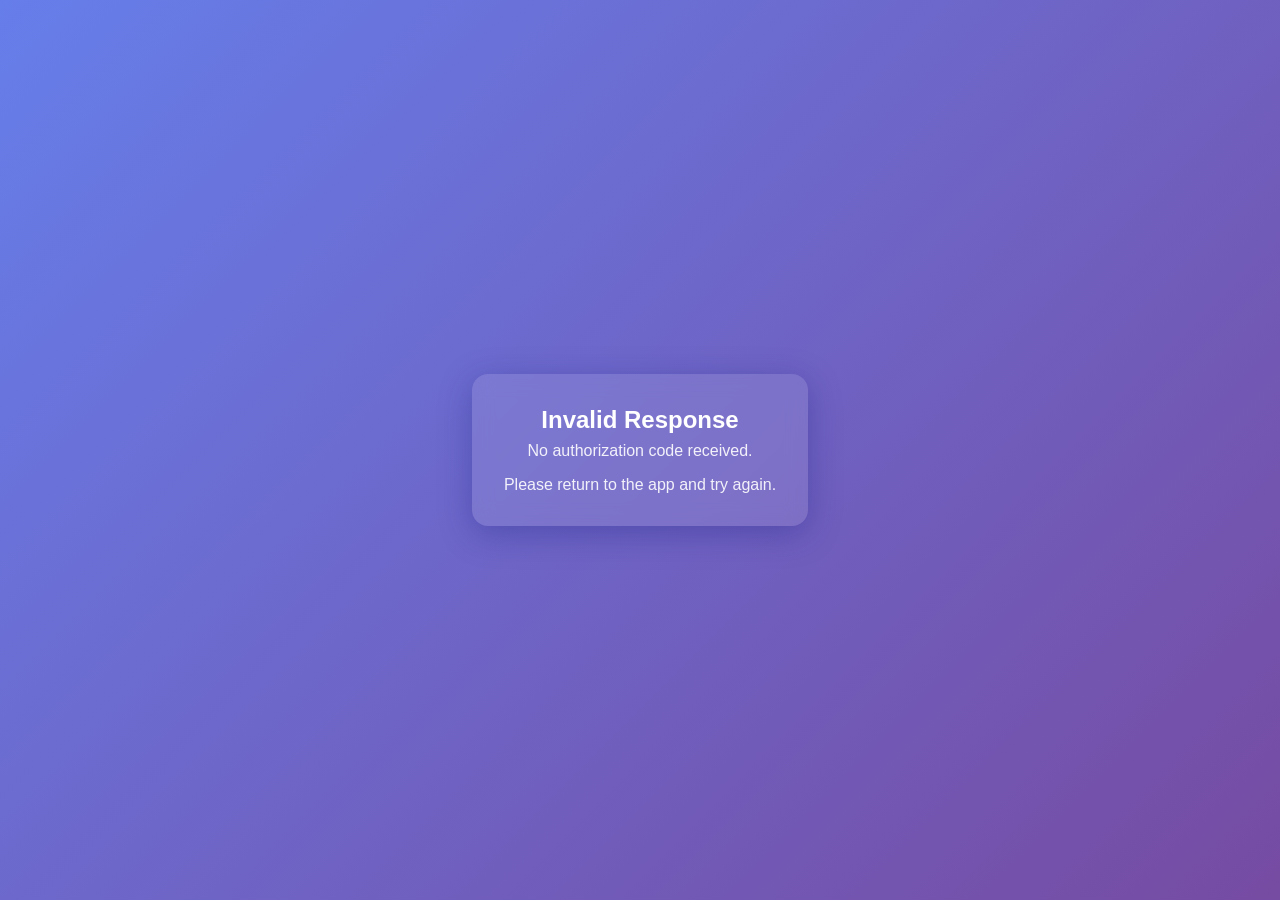
<file: web_redirect_page_fireapp.html>
<!DOCTYPE html>
<html>
<head>
    <meta charset="UTF-8">
    <meta name="viewport" content="width=device-width, initial-scale=1.0">
    <title>Bank Authorization Redirect</title>
    <style>
        body {
            font-family: -apple-system, BlinkMacSystemFont, 'Segoe UI', Roboto, Oxygen, Ubuntu, Cantarell, sans-serif;
            display: flex;
            justify-content: center;
            align-items: center;
            height: 100vh;
            margin: 0;
            background: linear-gradient(135deg, #667eea 0%, #764ba2 100%);
            color: white;
        }
        .container {
            text-align: center;
            padding: 2rem;
            background: rgba(255, 255, 255, 0.1);
            border-radius: 16px;
            backdrop-filter: blur(10px);
            box-shadow: 0 8px 32px 0 rgba(31, 38, 135, 0.37);
        }
        .spinner {
            border: 4px solid rgba(255, 255, 255, 0.3);
            border-top: 4px solid white;
            border-radius: 50%;
            width: 50px;
            height: 50px;
            animation: spin 1s linear infinite;
            margin: 0 auto 1rem;
        }
        @keyframes spin {
            0% { transform: rotate(0deg); }
            100% { transform: rotate(360deg); }
        }
        h1 {
            font-size: 1.5rem;
            margin: 0 0 0.5rem 0;
        }
        p {
            font-size: 1rem;
            opacity: 0.9;
            margin: 0;
        }
    </style>
</head>
<body>
    <div class="container">
        <div class="spinner"></div>
        <h1>Authorization Successful</h1>
        <p>Redirecting back to the app...</p>
    </div>

    <script>
        // Get the full URL including query parameters
        const urlParams = new URLSearchParams(window.location.search);
        const code = urlParams.get('code');
        const error = urlParams.get('error');

        console.log('Redirect page loaded');
        console.log('Code:', code);
        console.log('Error:', error);

        if (code) {
            // Build the custom URL scheme with the authorization code
            const appUrl = `fireapp://enablebanking/callback?code=${encodeURIComponent(code)}`;
            console.log('Redirecting to:', appUrl);
            
            // Attempt to open the app
            window.location.href = appUrl;
            
            // Fallback: show message after a delay
            setTimeout(() => {
                document.querySelector('.container').innerHTML = `
                    <h1>Authorization Complete</h1>
                    <p>If the app doesn't open automatically, please return to the app manually.</p>
                    <p style="margin-top: 1rem; font-size: 0.9rem;">Code: ${code.substring(0, 20)}...</p>
                `;
            }, 2000);
        } else if (error) {
            console.error('Authorization error:', error);
            document.querySelector('.container').innerHTML = `
                <h1>Authorization Failed</h1>
                <p>Error: ${error}</p>
                <p style="margin-top: 1rem;">Please return to the app and try again.</p>
            `;
        } else {
            console.error('No code or error in URL');
            document.querySelector('.container').innerHTML = `
                <h1>Invalid Response</h1>
                <p>No authorization code received.</p>
                <p style="margin-top: 1rem;">Please return to the app and try again.</p>
            `;
        }
    </script>
</body>
</html>
</file>
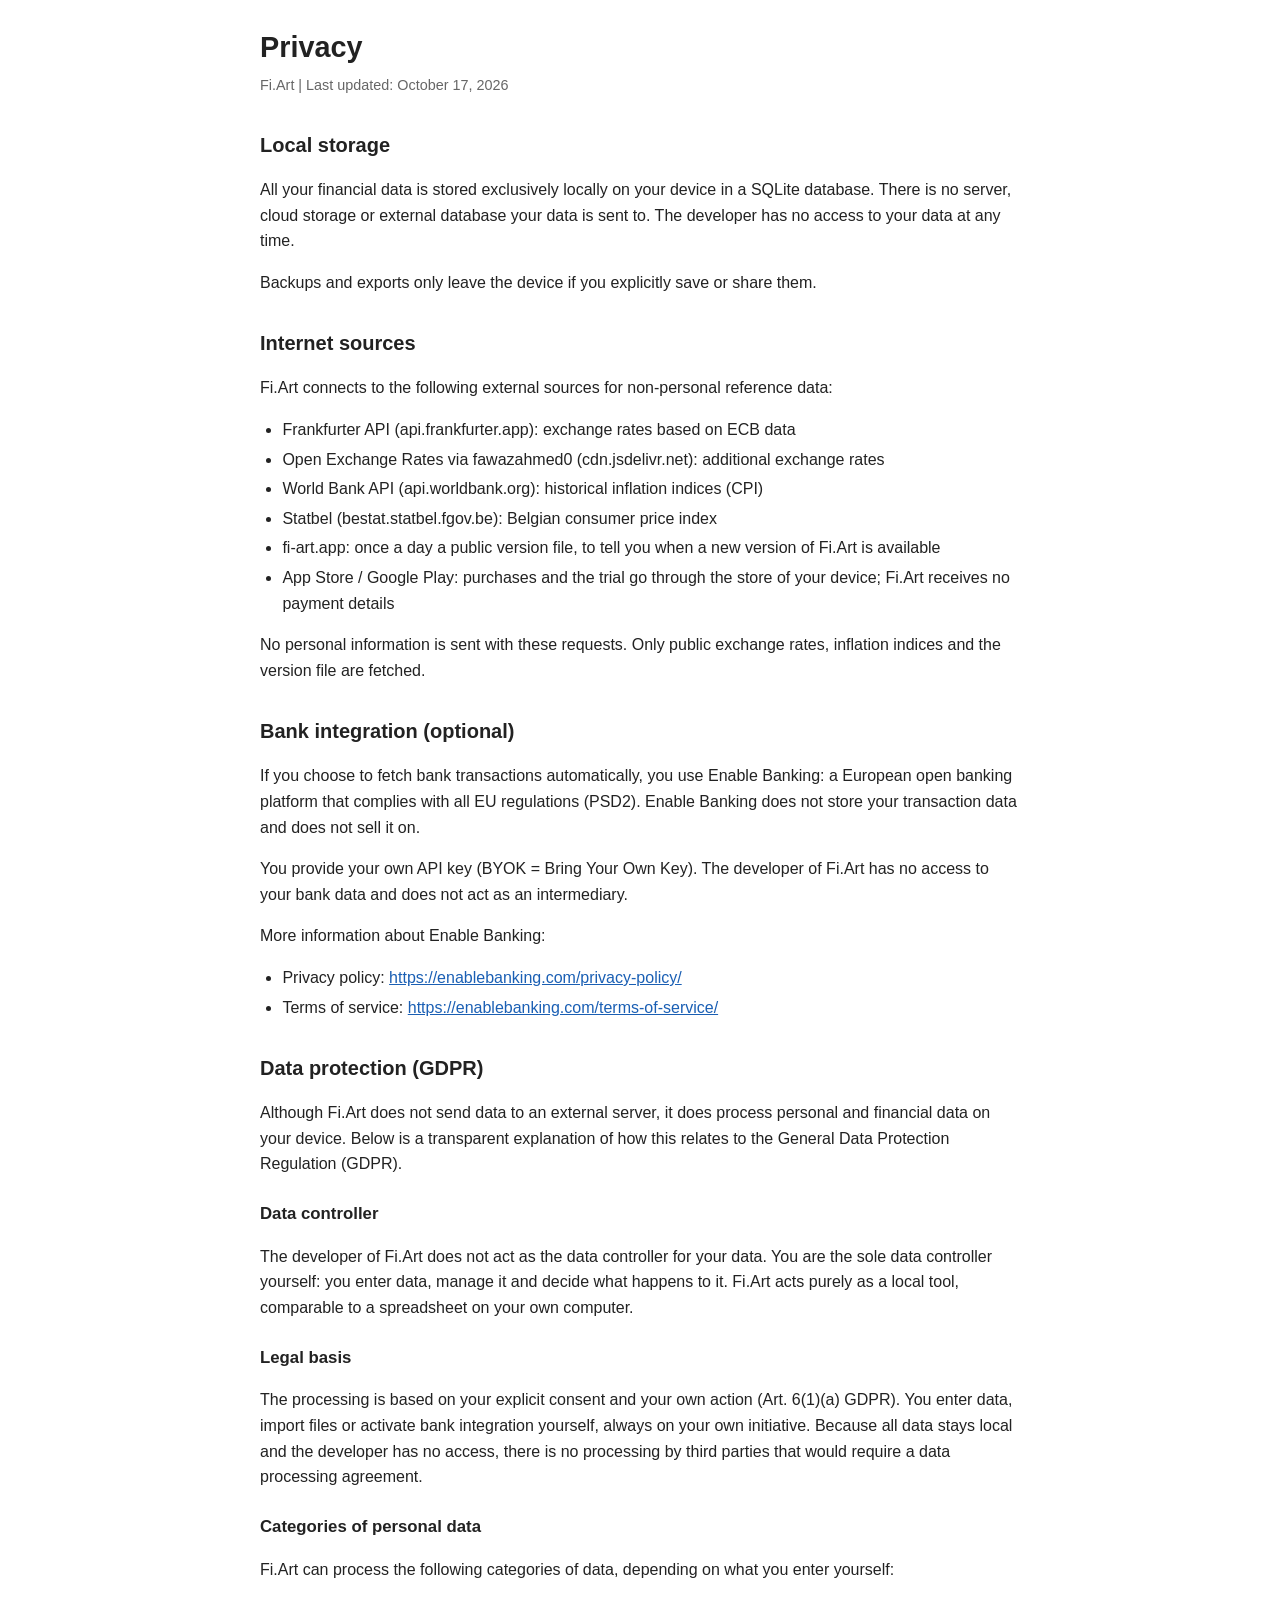
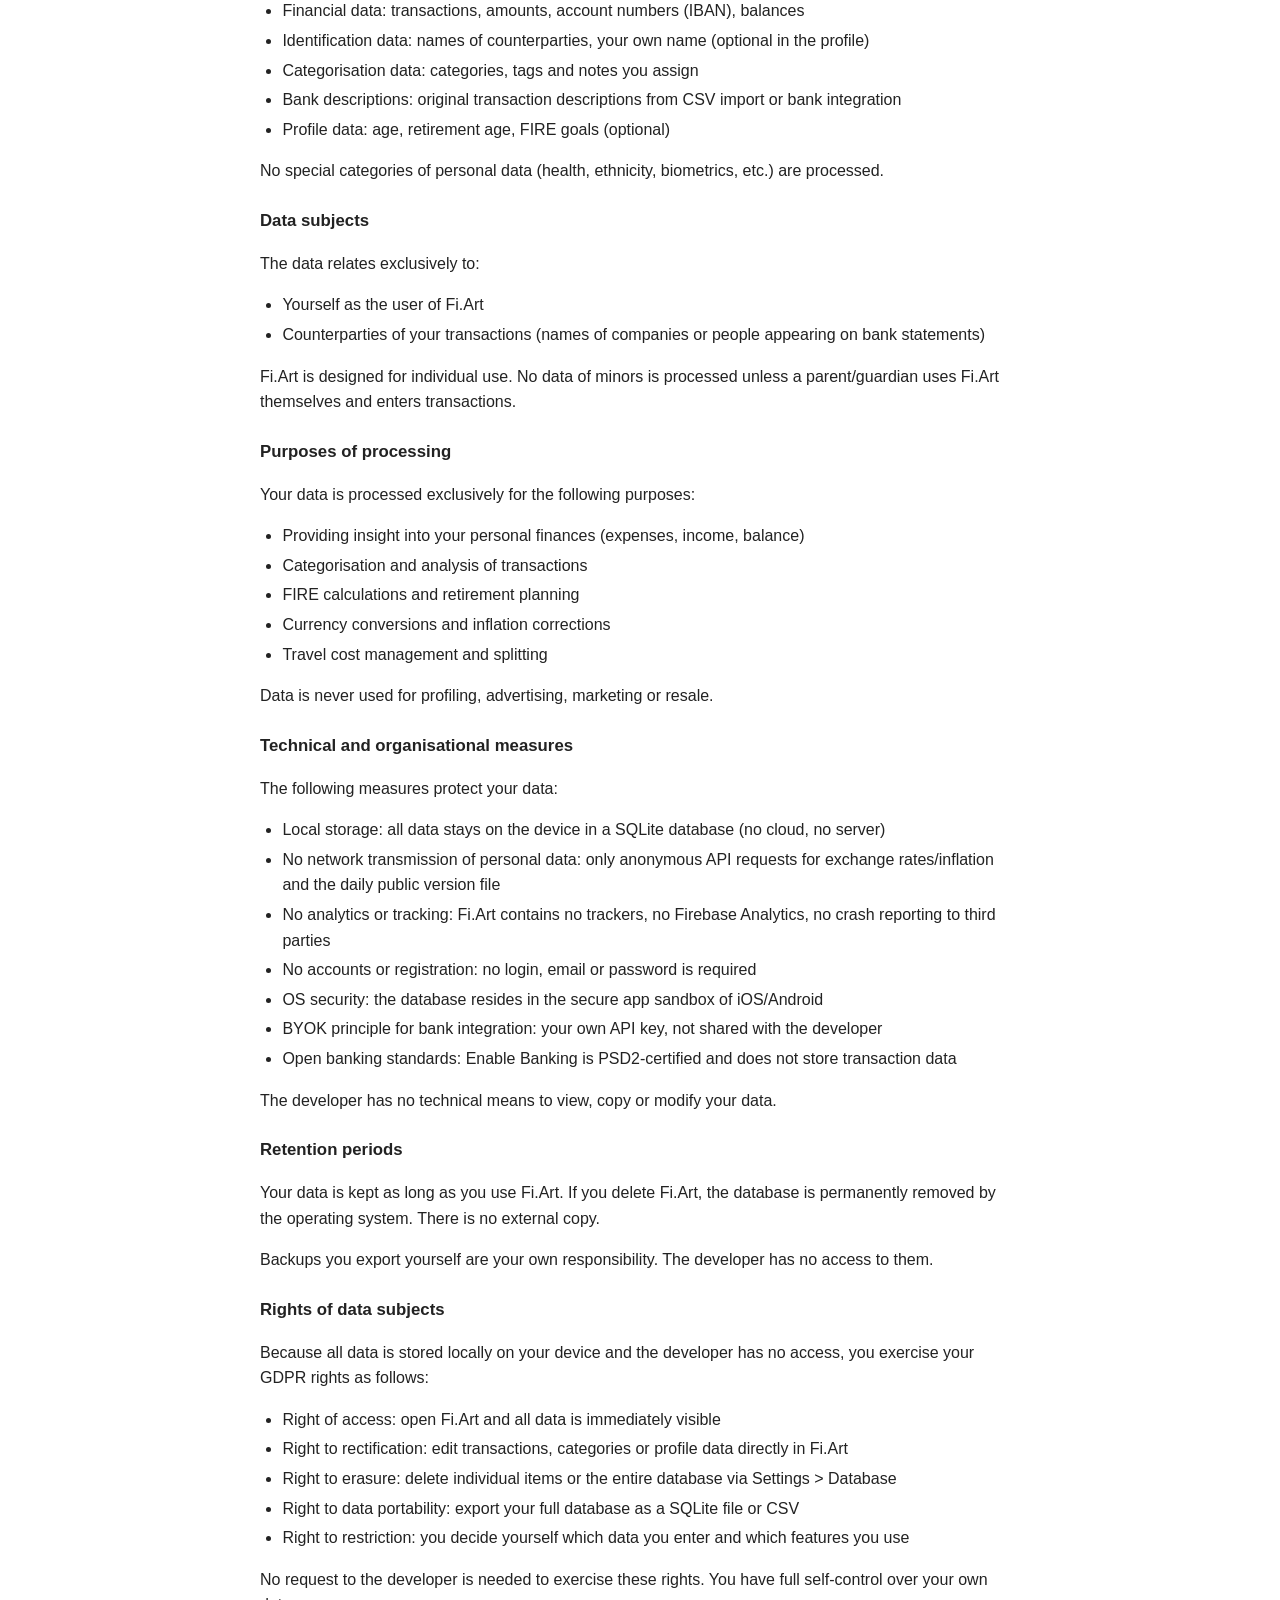
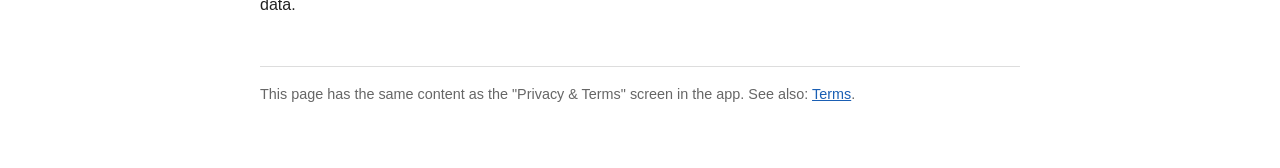
<file: demo/privacy_policy.html>
<!DOCTYPE html>
<!-- GENERATED by tool/generate_legal_pages.dart from the in-app Privacy & Terms strings. Do not edit by hand. -->
<html lang="en">
<head>
    <meta charset="UTF-8">
    <meta name="viewport" content="width=device-width, initial-scale=1.0">
    <title>Privacy | Fi.Art</title>
    <style>
        body {
            font-family: -apple-system, BlinkMacSystemFont, "Segoe UI", Roboto, Helvetica, Arial, sans-serif;
            line-height: 1.6;
            color: #222;
            background: #fff;
            max-width: 760px;
            margin: 0 auto;
            padding: 24px 20px 48px;
        }
        h1 { font-size: 1.8rem; margin: 0 0 4px; }
        h2 { font-size: 1.25rem; margin: 2rem 0 0.5rem; }
        h3 { font-size: 1.05rem; margin: 1.5rem 0 0.4rem; }
        .meta { color: #666; font-size: 0.9rem; margin: 0 0 1.5rem; }
        ul { padding-left: 1.4rem; }
        li { margin: 0.25rem 0; }
        ul.ack { font-size: 0.92rem; color: #444; }
        a { color: #1a5fb4; word-break: break-word; }
        .footer { margin-top: 3rem; padding-top: 1rem; border-top: 1px solid #ddd; font-size: 0.9rem; color: #666; }
        @media (prefers-color-scheme: dark) {
            body { color: #e6e6e6; background: #121212; }
            .meta, .footer { color: #aaa; }
            ul.ack { color: #bbb; }
            a { color: #8ab4f8; }
            .footer { border-top-color: #333; }
        }
    </style>
</head>
<body>
    <h1>Privacy</h1>
    <p class="meta">Fi.Art | Last updated: October 17, 2026</p>

    <h2>Local storage</h2>
    <p>All your financial data is stored exclusively locally on your device in a SQLite database. There is no server, cloud storage or external database your data is sent to. The developer has no access to your data at any time.</p>
    <p>Backups and exports only leave the device if you explicitly save or share them.</p>
    <h2>Internet sources</h2>
    <p>Fi.Art connects to the following external sources for non-personal reference data:</p>
    <ul>
      <li>Frankfurter API (api.frankfurter.app): exchange rates based on ECB data</li>
      <li>Open Exchange Rates via fawazahmed0 (cdn.jsdelivr.net): additional exchange rates</li>
      <li>World Bank API (api.worldbank.org): historical inflation indices (CPI)</li>
      <li>Statbel (bestat.statbel.fgov.be): Belgian consumer price index</li>
      <li>fi-art.app: once a day a public version file, to tell you when a new version of Fi.Art is available</li>
      <li>App Store / Google Play: purchases and the trial go through the store of your device; Fi.Art receives no payment details</li>
    </ul>
    <p>No personal information is sent with these requests. Only public exchange rates, inflation indices and the version file are fetched.</p>
    <h2>Bank integration (optional)</h2>
    <p>If you choose to fetch bank transactions automatically, you use Enable Banking: a European open banking platform that complies with all EU regulations (PSD2). Enable Banking does not store your transaction data and does not sell it on.</p>
    <p>You provide your own API key (BYOK = Bring Your Own Key). The developer of Fi.Art has no access to your bank data and does not act as an intermediary.</p>
    <p>More information about Enable Banking:</p>
    <ul>
      <li>Privacy policy: <a href="https://enablebanking.com/privacy-policy/">https://enablebanking.com/privacy-policy/</a></li>
      <li>Terms of service: <a href="https://enablebanking.com/terms-of-service/">https://enablebanking.com/terms-of-service/</a></li>
    </ul>
    <h2>Data protection (GDPR)</h2>
    <p>Although Fi.Art does not send data to an external server, it does process personal and financial data on your device. Below is a transparent explanation of how this relates to the General Data Protection Regulation (GDPR).</p>
    <h3>Data controller</h3>
    <p>The developer of Fi.Art does not act as the data controller for your data. You are the sole data controller yourself: you enter data, manage it and decide what happens to it. Fi.Art acts purely as a local tool, comparable to a spreadsheet on your own computer.</p>
    <h3>Legal basis</h3>
    <p>The processing is based on your explicit consent and your own action (Art. 6(1)(a) GDPR). You enter data, import files or activate bank integration yourself, always on your own initiative. Because all data stays local and the developer has no access, there is no processing by third parties that would require a data processing agreement.</p>
    <h3>Categories of personal data</h3>
    <p>Fi.Art can process the following categories of data, depending on what you enter yourself:</p>
    <ul>
      <li>Financial data: transactions, amounts, account numbers (IBAN), balances</li>
      <li>Identification data: names of counterparties, your own name (optional in the profile)</li>
      <li>Categorisation data: categories, tags and notes you assign</li>
      <li>Bank descriptions: original transaction descriptions from CSV import or bank integration</li>
      <li>Profile data: age, retirement age, FIRE goals (optional)</li>
    </ul>
    <p>No special categories of personal data (health, ethnicity, biometrics, etc.) are processed.</p>
    <h3>Data subjects</h3>
    <p>The data relates exclusively to:</p>
    <ul>
      <li>Yourself as the user of Fi.Art</li>
      <li>Counterparties of your transactions (names of companies or people appearing on bank statements)</li>
    </ul>
    <p>Fi.Art is designed for individual use. No data of minors is processed unless a parent/guardian uses Fi.Art themselves and enters transactions.</p>
    <h3>Purposes of processing</h3>
    <p>Your data is processed exclusively for the following purposes:</p>
    <ul>
      <li>Providing insight into your personal finances (expenses, income, balance)</li>
      <li>Categorisation and analysis of transactions</li>
      <li>FIRE calculations and retirement planning</li>
      <li>Currency conversions and inflation corrections</li>
      <li>Travel cost management and splitting</li>
    </ul>
    <p>Data is never used for profiling, advertising, marketing or resale.</p>
    <h3>Technical and organisational measures</h3>
    <p>The following measures protect your data:</p>
    <ul>
      <li>Local storage: all data stays on the device in a SQLite database (no cloud, no server)</li>
      <li>No network transmission of personal data: only anonymous API requests for exchange rates/inflation and the daily public version file</li>
      <li>No analytics or tracking: Fi.Art contains no trackers, no Firebase Analytics, no crash reporting to third parties</li>
      <li>No accounts or registration: no login, email or password is required</li>
      <li>OS security: the database resides in the secure app sandbox of iOS/Android</li>
      <li>BYOK principle for bank integration: your own API key, not shared with the developer</li>
      <li>Open banking standards: Enable Banking is PSD2-certified and does not store transaction data</li>
    </ul>
    <p>The developer has no technical means to view, copy or modify your data.</p>
    <h3>Retention periods</h3>
    <p>Your data is kept as long as you use Fi.Art. If you delete Fi.Art, the database is permanently removed by the operating system. There is no external copy.</p>
    <p>Backups you export yourself are your own responsibility. The developer has no access to them.</p>
    <h3>Rights of data subjects</h3>
    <p>Because all data is stored locally on your device and the developer has no access, you exercise your GDPR rights as follows:</p>
    <ul>
      <li>Right of access: open Fi.Art and all data is immediately visible</li>
      <li>Right to rectification: edit transactions, categories or profile data directly in Fi.Art</li>
      <li>Right to erasure: delete individual items or the entire database via Settings &gt; Database</li>
      <li>Right to data portability: export your full database as a SQLite file or CSV</li>
      <li>Right to restriction: you decide yourself which data you enter and which features you use</li>
    </ul>
    <p>No request to the developer is needed to exercise these rights. You have full self-control over your own data.</p>

    <p class="footer">
        This page has the same content as the "Privacy &amp; Terms" screen in the app.
        See also: <a href="https://fi-art.app/enable-banking/terms_of_service.html">Terms</a>.
    </p>
</body>
</html>
</file>
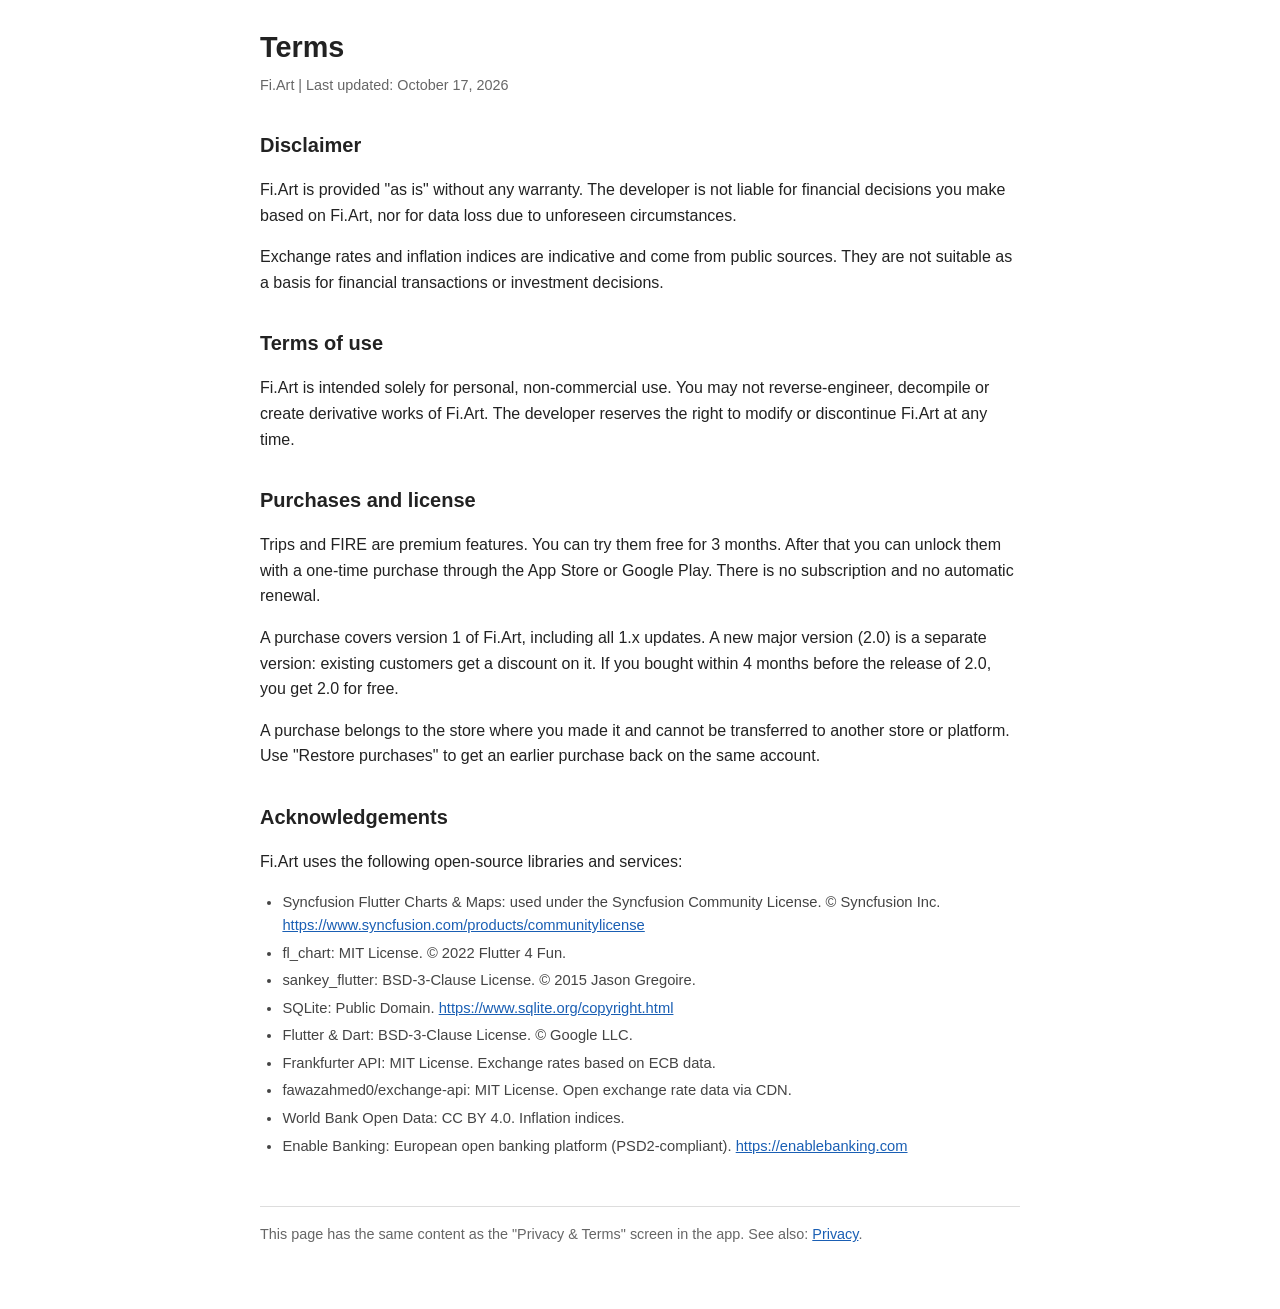
<file: demo/terms_of_service.html>
<!DOCTYPE html>
<!-- GENERATED by tool/generate_legal_pages.dart from the in-app Privacy & Terms strings. Do not edit by hand. -->
<html lang="en">
<head>
    <meta charset="UTF-8">
    <meta name="viewport" content="width=device-width, initial-scale=1.0">
    <title>Terms | Fi.Art</title>
    <style>
        body {
            font-family: -apple-system, BlinkMacSystemFont, "Segoe UI", Roboto, Helvetica, Arial, sans-serif;
            line-height: 1.6;
            color: #222;
            background: #fff;
            max-width: 760px;
            margin: 0 auto;
            padding: 24px 20px 48px;
        }
        h1 { font-size: 1.8rem; margin: 0 0 4px; }
        h2 { font-size: 1.25rem; margin: 2rem 0 0.5rem; }
        h3 { font-size: 1.05rem; margin: 1.5rem 0 0.4rem; }
        .meta { color: #666; font-size: 0.9rem; margin: 0 0 1.5rem; }
        ul { padding-left: 1.4rem; }
        li { margin: 0.25rem 0; }
        ul.ack { font-size: 0.92rem; color: #444; }
        a { color: #1a5fb4; word-break: break-word; }
        .footer { margin-top: 3rem; padding-top: 1rem; border-top: 1px solid #ddd; font-size: 0.9rem; color: #666; }
        @media (prefers-color-scheme: dark) {
            body { color: #e6e6e6; background: #121212; }
            .meta, .footer { color: #aaa; }
            ul.ack { color: #bbb; }
            a { color: #8ab4f8; }
            .footer { border-top-color: #333; }
        }
    </style>
</head>
<body>
    <h1>Terms</h1>
    <p class="meta">Fi.Art | Last updated: October 17, 2026</p>

    <h2>Disclaimer</h2>
    <p>Fi.Art is provided &quot;as is&quot; without any warranty. The developer is not liable for financial decisions you make based on Fi.Art, nor for data loss due to unforeseen circumstances.</p>
    <p>Exchange rates and inflation indices are indicative and come from public sources. They are not suitable as a basis for financial transactions or investment decisions.</p>
    <h2>Terms of use</h2>
    <p>Fi.Art is intended solely for personal, non-commercial use. You may not reverse-engineer, decompile or create derivative works of Fi.Art. The developer reserves the right to modify or discontinue Fi.Art at any time.</p>
    <h2>Purchases and license</h2>
    <p>Trips and FIRE are premium features. You can try them free for 3 months. After that you can unlock them with a one-time purchase through the App Store or Google Play. There is no subscription and no automatic renewal.</p>
    <p>A purchase covers version 1 of Fi.Art, including all 1.x updates. A new major version (2.0) is a separate version: existing customers get a discount on it. If you bought within 4 months before the release of 2.0, you get 2.0 for free.</p>
    <p>A purchase belongs to the store where you made it and cannot be transferred to another store or platform. Use &quot;Restore purchases&quot; to get an earlier purchase back on the same account.</p>
    <h2>Acknowledgements</h2>
    <p>Fi.Art uses the following open-source libraries and services:</p>
    <ul class="ack">
      <li>Syncfusion Flutter Charts &amp; Maps: used under the Syncfusion Community License. © Syncfusion Inc. <a href="https://www.syncfusion.com/products/communitylicense">https://www.syncfusion.com/products/communitylicense</a></li>
      <li>fl_chart: MIT License. © 2022 Flutter 4 Fun.</li>
      <li>sankey_flutter: BSD-3-Clause License. © 2015 Jason Gregoire.</li>
      <li>SQLite: Public Domain. <a href="https://www.sqlite.org/copyright.html">https://www.sqlite.org/copyright.html</a></li>
      <li>Flutter &amp; Dart: BSD-3-Clause License. © Google LLC.</li>
      <li>Frankfurter API: MIT License. Exchange rates based on ECB data.</li>
      <li>fawazahmed0/exchange-api: MIT License. Open exchange rate data via CDN.</li>
      <li>World Bank Open Data: CC BY 4.0. Inflation indices.</li>
      <li>Enable Banking: European open banking platform (PSD2-compliant). <a href="https://enablebanking.com">https://enablebanking.com</a></li>
    </ul>

    <p class="footer">
        This page has the same content as the "Privacy &amp; Terms" screen in the app.
        See also: <a href="https://fi-art.app/demo/privacy_policy.html">Privacy</a>.
    </p>
</body>
</html>
</file>
<file: styles.css>
/* ==========================================================================
   Fi.Art website styling
   Mirrors the app's Material 3 light theme (ColorScheme.fromSeed(Colors.blue)
   with pure white surfaces) and the Inter typeface used on macOS/web.
   ========================================================================== */

/* Inter, the same variable font the app bundles for macOS/web */
@font-face {
  font-family: 'Inter';
  src: url('assets/fonts/Inter-Variable.ttf') format('truetype-variations');
  font-weight: 100 900;
  font-style: normal;
  font-display: swap;
}

:root {
  /* Material 3 light scheme derived from seed Colors.blue, same as the app */
  --primary: #0061a4;
  --on-primary: #ffffff;
  --primary-container: #d1e4ff;
  --on-primary-container: #001d36;
  --secondary: #535f70;
  --secondary-container: #d7e3f7;
  --on-secondary-container: #101c2b;
  --surface: #ffffff;
  --on-surface: #1a1c1e;
  --on-surface-variant: #43474e;
  --outline-variant: #c3c7cf;
  --scrim-soft: rgba(0, 0, 0, 0.06);

  /* Shape: matches AppStyles (cards/sheets use an 8px radius) */
  --radius-sm: 8px;
  --radius-md: 12px;
  --radius-pill: 999px;

  /* Spacing: matches AppStyles.sectionSpacing / controlSpacing */
  --gap-xs: 4px;
  --gap-sm: 8px;
  --gap-md: 16px;
  --gap-lg: 24px;
  --gap-xl: 40px;

  --max-width: 1100px; /* AppStyles.wideLayoutBreakpoint */
}

* { box-sizing: border-box; }

html {
  scroll-behavior: smooth;
  scroll-padding-top: 88px;
}

body {
  margin: 0;
  background: var(--surface);
  color: var(--on-surface);
  font-family: 'Inter', -apple-system, BlinkMacSystemFont, 'Segoe UI', Roboto,
    'Helvetica Neue', sans-serif;
  font-size: 16px;
  line-height: 1.55;
  -webkit-font-smoothing: antialiased;
}

a { color: var(--primary); }

.wrap {
  width: 100%;
  max-width: var(--max-width);
  margin: 0 auto;
  padding: 0 var(--gap-lg);
}

/* ---------------------------------------------------------------- app bar */

.appbar {
  position: sticky;
  top: 0;
  z-index: 20;
  background: rgba(255, 255, 255, 0.92);
  backdrop-filter: saturate(180%) blur(12px);
  border-bottom: 1px solid var(--outline-variant);
}

.appbar__inner {
  display: flex;
  align-items: center;
  gap: var(--gap-md);
  height: 64px;
}

.brand {
  display: flex;
  align-items: center;
  gap: var(--gap-sm);
  font-weight: 600;
  font-size: 1.125rem;
  letter-spacing: -0.01em;
  color: var(--on-surface);
  text-decoration: none;
}

.brand img {
  width: 36px;
  height: 36px;
  border-radius: 8px;
}

.appbar nav {
  display: flex;
  align-items: center;
  gap: var(--gap-xs);
  margin-left: auto;
}

.appbar nav a {
  padding: 6px 10px;
  border-radius: var(--radius-sm);
  font-size: 0.9rem;
  font-weight: 500;
  color: var(--on-surface-variant);
  text-decoration: none;
}

.appbar nav a:hover {
  background: var(--secondary-container);
  color: var(--on-secondary-container);
}

/* The generic `.appbar nav a` rule above is more specific than `.btn--filled`,
   so without these two overrides the CTA in the app bar would render dark grey
   text on the blue fill, which is unreadable. Keep them adjacent to the rule they fix. */
.appbar nav a.btn--filled,
.appbar nav a.btn--filled:hover {
  color: var(--on-primary);
  background: var(--primary);
}

/* ----------------------------------------------------------------- buttons */

.btn {
  display: inline-flex;
  align-items: center;
  justify-content: center;
  gap: var(--gap-sm);
  padding: 12px 22px;
  border: 1px solid transparent;
  border-radius: var(--radius-pill);
  font: inherit;
  font-weight: 600;
  font-size: 0.95rem;
  text-decoration: none;
  cursor: pointer;
  transition: filter 0.15s ease, background 0.15s ease;
}

.btn--filled {
  background: var(--primary);
  color: var(--on-primary);
  box-shadow: 0 1px 3px rgba(0, 0, 0, 0.18);
}

.btn--filled:hover { filter: brightness(1.1); }

.btn--tonal {
  background: var(--secondary-container);
  color: var(--on-secondary-container);
}

.btn--tonal:hover { filter: brightness(0.97); }

.btn--outlined {
  background: transparent;
  color: var(--primary);
  border-color: var(--outline-variant);
}

.btn--outlined:hover { background: var(--primary-container); }

.btn--small {
  padding: 8px 16px;
  font-size: 0.85rem;
}

/* -------------------------------------------------------------------- hero */

.hero {
  padding: var(--gap-xl) 0 var(--gap-lg);
  background:
    radial-gradient(circle at 12% 0%, var(--primary-container) 0%, transparent 46%),
    radial-gradient(circle at 88% 8%, var(--secondary-container) 0%, transparent 42%);
}

/* Two columns from tablet width up: copy on the left, a phone capture on the
   right so the first viewport already shows the product. */
.hero__inner {
  display: flex;
  flex-wrap: wrap;
  align-items: center;
  gap: var(--gap-xl);
}

.hero__copy { flex: 1 1 520px; min-width: 0; }

/* Logo lockup: a large app icon next to the wordmark and the FiART expansion. */
.hero__lockup {
  display: flex;
  align-items: center;
  gap: var(--gap-md);
  margin-bottom: var(--gap-md);
}

.hero__logo {
  flex: 0 0 auto;
  width: clamp(76px, 9vw, 112px);
  height: clamp(76px, 9vw, 112px);
  border-radius: 22%;
  box-shadow: 0 10px 26px rgba(0, 32, 64, 0.18);
}

.hero__lockup-text {
  display: flex;
  flex-direction: column;
  align-items: flex-start;
  gap: var(--gap-xs);
  min-width: 0;
}

.hero__wordmark {
  font-size: clamp(1.6rem, 3.4vw, 2.2rem);
  font-weight: 800;
  letter-spacing: -0.03em;
  line-height: 1;
}

.hero__lockup .eyebrow { margin-bottom: 0; }

.hero__shot {
  flex: 0 1 300px;
  margin: 0;
  text-align: center;
}

.hero__shot img {
  display: block;
  width: 100%;
  max-width: 300px;
  height: auto;
  margin: 0 auto;
  border: 1px solid var(--outline-variant);
  border-radius: 22px;
  background: var(--surface);
  box-shadow: 0 16px 40px rgba(0, 32, 64, 0.18);
}

.hero__shot figcaption {
  margin-top: var(--gap-sm);
  font-size: 0.82rem;
  color: var(--on-surface-variant);
}

.eyebrow {
  display: inline-block;
  padding: 5px 10px;
  margin-bottom: var(--gap-md);
  border-radius: var(--radius-pill);
  background: var(--primary-container);
  color: var(--on-secondary-container);
  font-size: 0.88rem;
  font-weight: 500;
  letter-spacing: 0.01em;
  /* Deliberately NOT uppercase: the first accent letter is "Fi" (F A R T being
     an unfortunate acronym), and an uppercase transform renders that as
     "FInancial", which reads as a typo. Sentence case keeps "Fi" legible. */
  text-transform: none;
}

/* Each word is wrapped so a chip never gets separated from its own word when
   the eyebrow wraps to a second line at phone widths. */
.eyebrow > span {
  display: inline-block;
  white-space: nowrap;
}

/* The letters that spell out "Fi.Art" inside the full expansion. Tonal rather
   than chipped: the accents carry primary blue plus weight 800, so they read as
   the brand name without boxing each letter. */
.eyebrow b {
  color: var(--primary);
  font-weight: 800;
}

.hero h1 {
  margin: 0 0 var(--gap-sm);
  font-size: clamp(2.2rem, 5vw, 3.4rem);
  line-height: 1.1;
  letter-spacing: -0.03em;
  font-weight: 700;
}

.hero .lede {
  max-width: 68ch;
  margin: 0 0 var(--gap-md);
  font-size: clamp(1.02rem, 1.6vw, 1.18rem);
  color: var(--on-surface-variant);
}

.hero__actions {
  display: flex;
  flex-wrap: wrap;
  gap: var(--gap-sm);
  margin-top: var(--gap-lg);
}

.hero__note {
  margin-top: var(--gap-md);
  font-size: 0.85rem;
  color: var(--on-surface-variant);
}

/* ------------------------------------------------------------- pill strip */

.pills {
  display: grid;
  grid-template-columns: repeat(auto-fit, minmax(240px, 1fr));
  gap: 0;
  padding: var(--gap-lg) 0;
  border-bottom: 1px solid var(--outline-variant);
}

/* Each chip is a quiet icon + label pair rather than a coloured badge, so the
   strip reads as a spec list. Icons are stroked Material-Symbols-style glyphs
   drawn inline as SVG, the same visual language as the app's own icon set. */
.pill {
  display: flex;
  align-items: center;
  gap: 12px;
  padding: 12px var(--gap-md) 12px 0;
  font-size: 0.92rem;
  font-weight: 500;
  color: var(--on-surface);
}

.pill svg {
  flex: 0 0 auto;
  width: 22px;
  height: 22px;
  stroke: var(--primary);
  stroke-width: 1.6;
  fill: none;
  stroke-linecap: round;
  stroke-linejoin: round;
}

/* ---------------------------------------------------------------- sections */

section.block {
  padding: var(--gap-xl) 0;
  border-bottom: 1px solid var(--outline-variant);
}

section.block:last-of-type { border-bottom: none; }

.block__head {
  max-width: 78ch;
  margin-bottom: var(--gap-lg);
}

.block__head h2 {
  margin: 0 0 var(--gap-sm);
  font-size: clamp(1.5rem, 3vw, 2rem);
  letter-spacing: -0.02em;
  font-weight: 700;
}

.block__head p {
  margin: 0;
  color: var(--on-surface-variant);
}

h3.sub {
  margin: var(--gap-lg) 0 var(--gap-sm);
  font-size: 1.05rem;
  font-weight: 600;
  letter-spacing: -0.01em;
}

.prose {
  max-width: 78ch;
  color: var(--on-surface-variant);
}

.prose p { margin: 0 0 var(--gap-sm); }

.fineprint {
  max-width: 78ch;
  margin-top: var(--gap-md);
  padding: 12px var(--gap-md);
  border-left: 3px solid var(--primary-container);
  border-radius: 0 var(--radius-sm) var(--radius-sm) 0;
  background: #f7f9fc;
  font-size: 0.88rem;
  color: var(--on-surface-variant);
}

/* ------------------------------------------------------------ feature grid */

.grid {
  display: grid;
  grid-template-columns: repeat(auto-fill, minmax(280px, 1fr));
  gap: var(--gap-md);
  margin: var(--gap-md) 0 0;
  padding: 0;
  list-style: none;
}

.card {
  padding: var(--gap-md);
  border: 1px solid var(--outline-variant);
  border-radius: var(--radius-sm);
  background: var(--surface);
  box-shadow: 0 1px 2px var(--scrim-soft);
  transition: box-shadow 0.18s ease, transform 0.18s ease;
}

.card:hover {
  box-shadow: 0 6px 18px rgba(0, 0, 0, 0.08);
  transform: translateY(-2px);
}

.card__title {
  display: block;
  margin-bottom: 4px;
  font-size: 0.95rem;
  font-weight: 700;
  color: var(--on-surface);
}

.card__text {
  font-size: 0.92rem;
  color: var(--on-surface-variant);
}

/* --------------------------------------------------------- inline showcase */

/* A visual break between the card grids: one desktop capture paired with the
   matching phone capture, using the PNGs in site/assets/screenshots.
   Add `showcase--flip` to put the phone on the left for visual rhythm.

   Height is the shared dimension: both captures are rendered at exactly
   `--shot-h` and their width follows from their own aspect ratio, so the
   desktop and phone screenshots line up at the top and at the bottom while
   neither one is distorted. The clamp keeps the widest pair (a 16:10 desktop
   capture next to a tall phone capture) inside the content column at every
   viewport width above the stacking breakpoint. */
.showcase {
  --shot-h: clamp(280px, calc((100vw - 140px) / 2.1), 460px);

  display: flex;
  flex-wrap: wrap;
  align-items: flex-start;
  gap: var(--gap-lg);
  margin: var(--gap-lg) 0 0;
  padding: var(--gap-lg);
  border: 1px solid var(--outline-variant);
  border-radius: var(--radius-md);
  background: linear-gradient(135deg, #f7f9fc, #eef3fa);
}

.showcase--flip { flex-direction: row-reverse; }

/* Three captures in one band (desktop overview + split phone column + a second
   desktop capture). The shared height has to shrink so the three widths plus
   two gaps still fit the content column:

     width sum = 0.808 * h (desktop-trips, 683x845)
               + 0.380 * h (split phone column, see --split-ratio-sum)
               + 1.373 * h (desktop-trips-worldmap, 1159x844)
               = about 2.56 * h

   The divisor below therefore replaces the 2.1 of the two-capture band, and the
   subtracted 150px covers the wrap padding, the band padding and both gaps.

   The lower bound stays under the height the formula yields right above the
   720px stacking breakpoint (about 220px), so the row never hits the floor and
   wraps while it is still supposed to be a single row. */
.showcase--trio { --shot-h: clamp(210px, calc((100vw - 150px) / 2.6), 365px); }

/* `width: min-content` makes each figure exactly as wide as its capture: for a
   replaced element with a fixed height and `width: auto` the min-content width
   is the aspect-ratio width, while the caption only contributes its longest
   word. Without this the caption's max-content width becomes the flex base
   size, which is wider than the row and makes the pair wrap onto two lines. */
.showcase__wide,
.showcase__phone {
  flex: 0 0 auto;
  width: min-content;
  margin: 0;
}

.showcase img {
  display: block;
  width: auto;
  height: var(--shot-h);
  background: var(--surface);
  border: 1px solid var(--outline-variant);
  border-radius: var(--radius-sm);
  box-shadow: 0 10px 28px rgba(0, 32, 64, 0.14);
}

.showcase__phone img { border-radius: 20px; }

/* ------------------------------------------------- split phone capture pair */

/* Two crops taken from two different phone screens, stacked in one column with
   plain whitespace between them, so a reader sees two separate details instead
   of one continuous screenshot.

   Both crops are rendered at the same width, and that width is derived from
   `--shot-h` so the whole column (crop + whitespace + crop) is exactly as tall
   as the desktop captures next to it. With `box-sizing: border-box` a crop at
   width `w` is `(w - 2px) * ratio + 2px` tall, so:

     w = (shot-h - whitespace - 4px) / (h1/w1 + h2/w2) + 2px

   `--split-ratio-sum` is that sum of height/width ratios. Update it when the
   crops are replaced: mobile-trips-sharedproposed.png is 1170x1296 (1.1077)
   and mobile-trips-sharedtransactionsettings.png is 1170x1780 (1.5214). */
.showcase__phone--split {
  --split-gap-h: 12px;
  --split-ratio-sum: 2.62906;
  --split-w: calc(
    (var(--shot-h) - var(--split-gap-h) - 4px) / var(--split-ratio-sum) + 2px
  );
}

.splitshot {
  display: flex;
  flex-direction: column;
  align-items: center;
  gap: var(--split-gap-h);
  width: var(--split-w);
}

/* The crops size by width here, height follows the aspect ratio. */
.showcase__phone--split .splitshot img {
  width: var(--split-w);
  height: auto;
}

.showcase figcaption {
  margin-top: var(--gap-sm);
  font-size: 0.85rem;
  color: var(--on-surface-variant);
}

.showcase figcaption strong {
  display: block;
  color: var(--on-surface);
  font-size: 0.92rem;
}

/* Text list next to a phone capture (the integrations band). It fills the rest
   of the row and wraps below the capture when the column gets narrow. */
.showcase__list {
  flex: 1 1 280px;
  min-width: 0;
  margin: 0;
  padding: 0;
  list-style: none;
  display: grid;
  gap: var(--gap-md);
  align-self: center;
}

.showcase__list li {
  font-size: 0.92rem;
  color: var(--on-surface-variant);
}

.showcase__list strong {
  display: block;
  margin-bottom: 2px;
  font-size: 0.95rem;
  color: var(--on-surface);
}

/* ----------------------------------------------------------- screenshot zoom */

/* Every screenshot on the page is clickable and opens in the lightbox below.
   The affordance is the zoom cursor plus a slight lift on hover. */
.hero__shot img,
.showcase img {
  cursor: zoom-in;
  transition: transform 0.18s ease, box-shadow 0.18s ease;
}

.hero__shot img:hover,
.showcase img:hover,
.hero__shot img:focus-visible,
.showcase img:focus-visible {
  transform: translateY(-2px);
  box-shadow: 0 18px 42px rgba(0, 32, 64, 0.26);
}

.hero__shot img:focus-visible,
.showcase img:focus-visible {
  outline: 3px solid var(--primary);
  outline-offset: 3px;
}

/* ------------------------------------------------------------------ lightbox */

/* Injected once by the script at the bottom of index.html. Hidden with
   `display: none` through the [hidden] attribute, then faded in by adding
   `.lightbox--open` on the next frame. */
.lightbox {
  position: fixed;
  inset: 0;
  z-index: 100;
  display: flex;
  flex-direction: column;
  align-items: center;
  justify-content: center;
  gap: var(--gap-md);
  padding: 56px var(--gap-lg) var(--gap-lg);
  background: rgba(10, 16, 24, 0.86);
  backdrop-filter: blur(3px);
  opacity: 0;
  transition: opacity 0.18s ease;
}

.lightbox[hidden] { display: none; }

.lightbox--open { opacity: 1; }

/* The image itself: never upscaled past its own pixels, never larger than the
   viewport, so a tall phone capture and a wide desktop capture both fit. */
.lightbox__figure {
  display: flex;
  flex-direction: column;
  align-items: center;
  gap: var(--gap-sm);
  max-width: 100%;
  min-height: 0;
  margin: 0;
}

.lightbox__img {
  display: block;
  max-width: 100%;
  max-height: calc(100vh - 140px);
  width: auto;
  height: auto;
  border-radius: var(--radius-sm);
  background: var(--surface);
  box-shadow: 0 24px 60px rgba(0, 0, 0, 0.5);
  object-fit: contain;
}

.lightbox__caption {
  max-width: 70ch;
  color: #eef3fa;
  font-size: 0.9rem;
  text-align: center;
}

.lightbox__caption strong {
  display: block;
  color: #ffffff;
  font-size: 0.98rem;
}

/* Round tonal controls, matching the app's icon buttons. */
.lightbox__btn {
  position: absolute;
  display: flex;
  align-items: center;
  justify-content: center;
  width: 44px;
  height: 44px;
  padding: 0;
  border: 1px solid rgba(255, 255, 255, 0.35);
  border-radius: var(--radius-pill);
  background: rgba(255, 255, 255, 0.14);
  color: #ffffff;
  font-family: inherit;
  font-size: 1.3rem;
  line-height: 1;
  cursor: pointer;
  transition: background 0.15s ease, transform 0.15s ease;
}

.lightbox__btn:hover { background: rgba(255, 255, 255, 0.28); }

.lightbox__btn:focus-visible {
  outline: 3px solid #ffffff;
  outline-offset: 2px;
}

.lightbox__btn--close {
  top: var(--gap-md);
  right: var(--gap-md);
  font-size: 1.5rem;
}

.lightbox__btn--prev {
  top: 50%;
  left: var(--gap-md);
  transform: translateY(-50%);
}

.lightbox__btn--next {
  top: 50%;
  right: var(--gap-md);
  transform: translateY(-50%);
}

.lightbox__btn--prev:hover,
.lightbox__btn--next:hover { transform: translateY(-50%) scale(1.06); }

/* Prevents the page behind the overlay from scrolling while it is open. */
body.lightbox-locked { overflow: hidden; }

/* --------------------------------------------------------------- demo band */

.demo {
  padding: var(--gap-xl) 0;
  background: linear-gradient(135deg, var(--primary-container), var(--secondary-container));
}

.demo__card {
  display: flex;
  flex-wrap: wrap;
  align-items: center;
  gap: var(--gap-lg);
  padding: var(--gap-lg);
  border: 1px solid rgba(255, 255, 255, 0.7);
  border-radius: var(--radius-md);
  background: rgba(255, 255, 255, 0.86);
  box-shadow: 0 8px 28px rgba(0, 32, 64, 0.12);
}

.demo__text { flex: 1 1 340px; }

.demo__text h2 {
  margin: 0 0 var(--gap-sm);
  font-size: clamp(1.4rem, 3vw, 1.9rem);
  letter-spacing: -0.02em;
}

.demo__text p {
  margin: 0;
  color: var(--on-surface-variant);
}

.demo__actions {
  display: flex;
  flex-direction: column;
  gap: var(--gap-sm);
}

/* ------------------------------------------------------------------ footer */

footer.site {
  padding: var(--gap-lg) 0 var(--gap-xl);
  color: var(--on-surface-variant);
  font-size: 0.88rem;
}

footer.site .links {
  display: flex;
  flex-wrap: wrap;
  gap: var(--gap-md);
  margin-bottom: var(--gap-sm);
}

/* ----------------------------------------------------------- back-to-top */

.totop {
  position: fixed;
  right: 20px;
  bottom: 20px;
  z-index: 30;
  width: 44px;
  height: 44px;
  display: none;
  align-items: center;
  justify-content: center;
  border: none;
  border-radius: var(--radius-md);
  background: var(--primary);
  color: var(--on-primary);
  font-size: 1.1rem;
  cursor: pointer;
  box-shadow: 0 4px 12px rgba(0, 0, 0, 0.2);
}

.totop.show { display: flex; }

/* =========================================================================
   RESPONSIVE: mobile first priority.
   Most visitors arrive on a phone, so the breakpoints below do real layout
   work rather than just hiding things.
   ========================================================================= */

/* Tablet / small laptop */
@media (max-width: 900px) {
  html { scroll-padding-top: 72px; }

  .demo__card { padding: var(--gap-md); }
  .demo__actions { width: 100%; }
  .demo__actions .btn { width: 100%; }
}

/* Phones */
@media (max-width: 720px) {
  body { font-size: 15.5px; }

  .wrap { padding: 0 var(--gap-md); }

  /* App bar: the section links collapse into a horizontally scrollable rail
     so every section stays reachable with one thumb, and the CTA stays put. */
  .appbar__inner {
    flex-wrap: wrap;
    height: auto;
    padding: 10px 0;
    gap: var(--gap-sm);
  }

  .appbar nav {
    order: 3;
    width: 100%;
    margin-left: 0;
    overflow-x: auto;
    overscroll-behavior-x: contain;
    -webkit-overflow-scrolling: touch;
    scrollbar-width: none;
    padding-bottom: 2px;
  }

  .appbar nav::-webkit-scrollbar { display: none; }

  .appbar nav a {
    flex: 0 0 auto;
    white-space: nowrap;
  }

  /* The CTA leaves the scrolling rail and sits next to the brand. */
  .appbar nav a.btn--filled {
    position: absolute;
    top: 10px;
    right: var(--gap-md);
  }

  .appbar__inner { position: relative; }

  .hero { padding: var(--gap-lg) 0; }

  /* Single column: copy first, then the phone capture. */
  .hero__inner { gap: var(--gap-lg); }

  .hero__shot { flex: 1 1 100%; }

  .showcase {
    padding: var(--gap-md);
    gap: var(--gap-md);
  }

  /* Reverse-row flipping only helps on wide layouts. */
  .showcase--flip { flex-direction: row; }

  .showcase__wide,
  .showcase__phone {
    flex: 1 1 100%;
    width: auto;
  }

  /* Stacked: height matching is pointless here, so the captures go back to
     filling the column width and keeping their own height. */
  .showcase img {
    width: 100%;
    height: auto;
  }

  .showcase__phone img { max-width: 240px; margin: 0 auto; }

  /* The split pair keeps its shared width, now derived from the column. */
  .showcase__phone--split { --split-w: min(240px, 100%); }

  .splitshot { margin: 0 auto; }

  .showcase__phone--split .splitshot img {
    width: var(--split-w);
    max-width: 100%;
    height: auto;
    margin: 0;
  }

  /* Full-width, thumb-sized CTAs. */
  .hero__actions .btn,
  #closing .hero__actions .btn,
  #contact .hero__actions .btn {
    width: 100%;
    padding: 14px 22px;
  }

  .pills {
    grid-template-columns: 1fr;
    padding: var(--gap-md) 0;
  }

  section.block { padding: var(--gap-lg) 0; }

  .block__head { margin-bottom: var(--gap-md); }

  /* One card per row: two columns at phone width makes the text unreadable. */
  .grid { grid-template-columns: 1fr; }

  .totop {
    right: 12px;
    bottom: 12px;
  }
}

/* Lightbox on small screens: the navigation buttons move to the bottom so they
   never cover the image, which already uses the full width there. */
@media (max-width: 720px) {
  .lightbox {
    padding: 56px var(--gap-sm) 72px;
    gap: var(--gap-sm);
  }

  .lightbox__img { max-height: calc(100vh - 180px); }

  .lightbox__btn--prev,
  .lightbox__btn--next {
    top: auto;
    bottom: var(--gap-md);
    transform: none;
  }

  .lightbox__btn--prev { left: 25%; }
  .lightbox__btn--next { right: 25%; }

  .lightbox__btn--prev:hover,
  .lightbox__btn--next:hover { transform: scale(1.06); }
}

/* Very narrow phones (iPhone SE class) */
@media (max-width: 380px) {
  .brand { font-size: 1rem; }
  .appbar nav a.btn--filled { padding: 7px 12px; font-size: 0.8rem; }
}

/* ----------------------------------------------------------------- FAQ */

.faq {
  max-width: 78ch;
  margin-top: var(--gap-sm);
}

.faq details {
  border: 1px solid var(--outline-variant);
  border-radius: var(--radius-sm);
  background: var(--surface);
  margin-bottom: var(--gap-sm);
  padding: 0 var(--gap-md);
}

.faq summary {
  cursor: pointer;
  padding: 12px 0;
  font-weight: 600;
  font-size: 0.95rem;
}

.faq details p {
  margin: 0 0 var(--gap-md);
  color: var(--on-surface-variant);
  font-size: 0.92rem;
}

/* Users who prefer reduced motion */
@media (prefers-reduced-motion: reduce) {
  html { scroll-behavior: auto; }
  .card { transition: none; }
  .card:hover { transform: none; }
}
</file>
